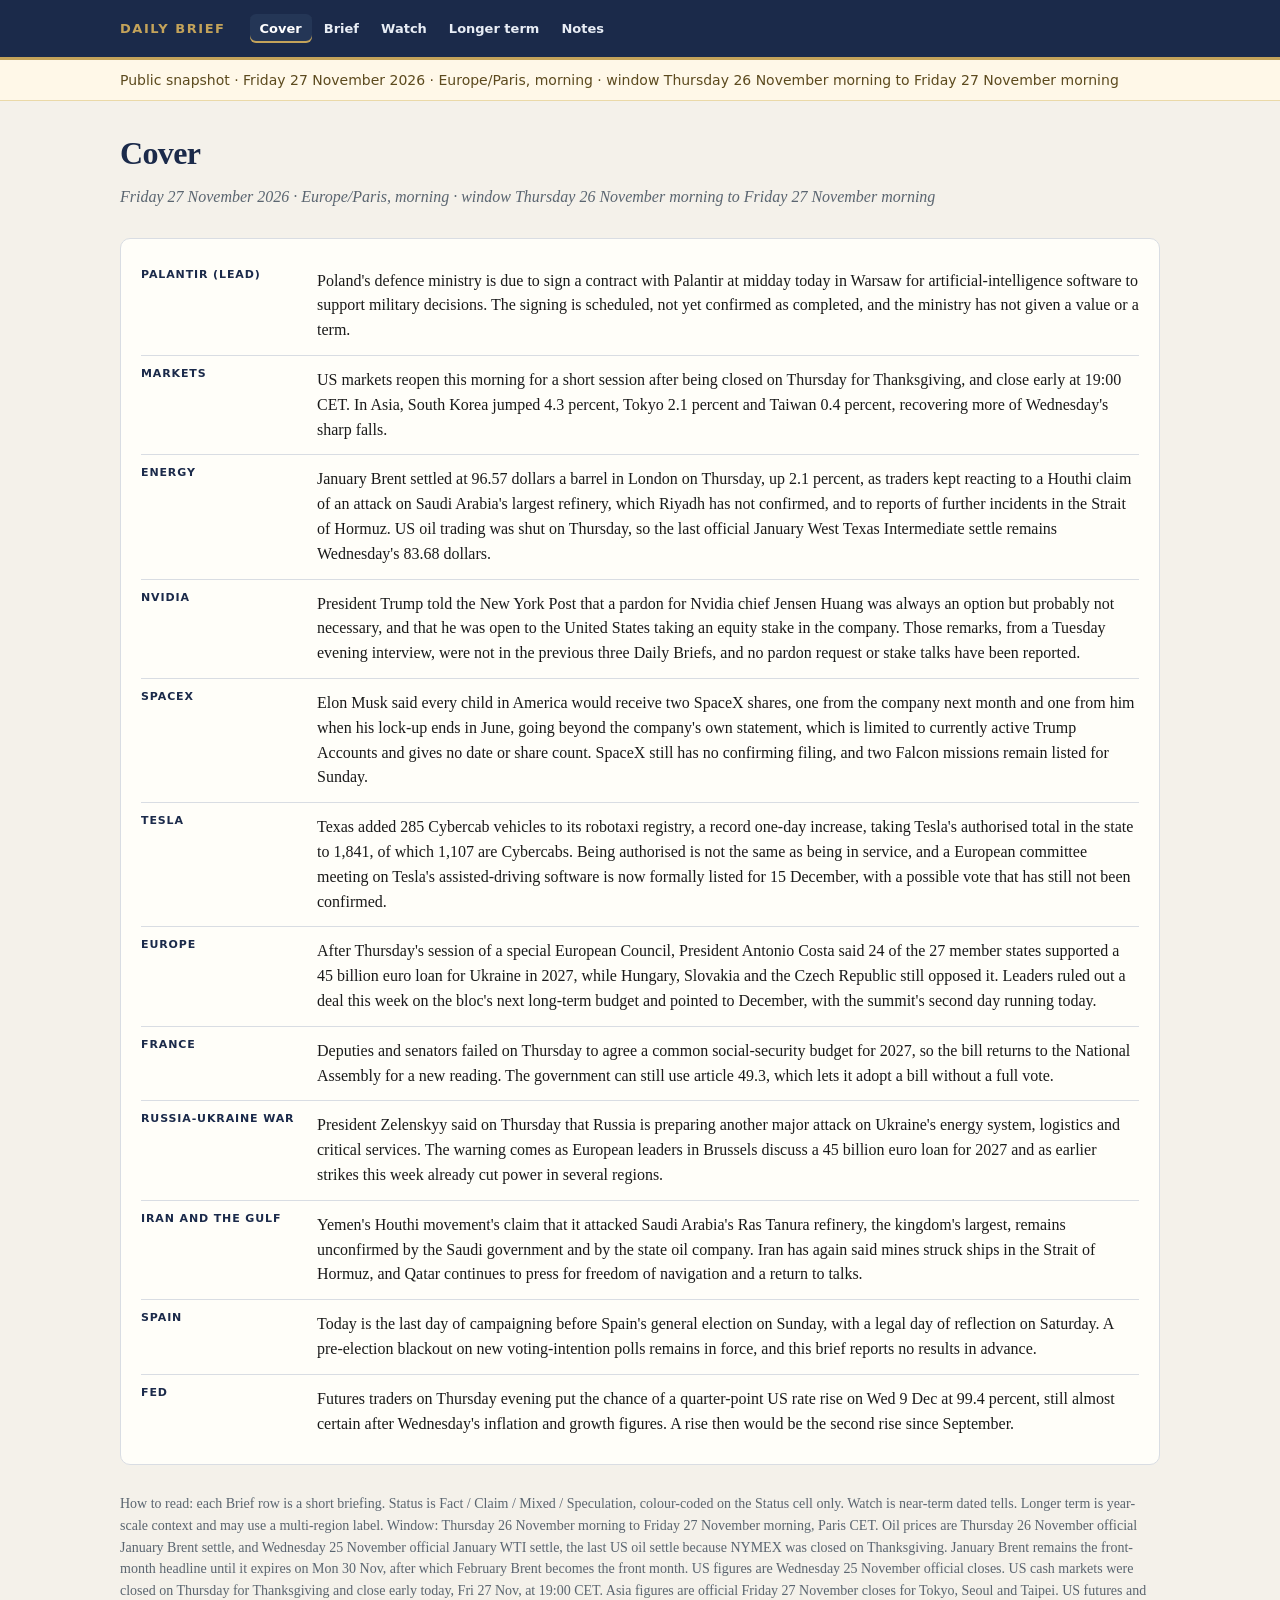
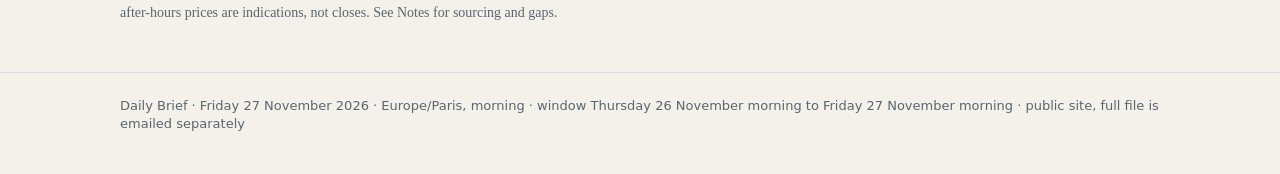
<file: index.html>
<!doctype html>
<html lang="en">
<head>
  <meta charset="utf-8">
  <meta name="viewport" content="width=device-width, initial-scale=1">
  <title>Cover · Daily Brief · Friday 27 November 2026  ·  Europe/Paris, morning  ·  window Thursday 26 November morning to Friday 27 November morning</title>
  <link rel="stylesheet" href="styles.css">
</head>
<body>
  <header class="site">
    <div class="wrap">
      <a class="brand" href="index.html">Daily Brief</a>
      <nav><a href="index.html" aria-current="page">Cover</a><a href="brief.html">Brief</a><a href="watch.html">Watch</a><a href="longer-term.html">Longer term</a><a href="notes.html">Notes</a></nav>
    </div>
  </header>
  <div class="banner"><div class="wrap">Public snapshot · Friday 27 November 2026  ·  Europe/Paris, morning  ·  window Thursday 26 November morning to Friday 27 November morning</div></div>
  <main class="wrap">
    <h1>Cover</h1>
    <p class="lede">Friday 27 November 2026  ·  Europe/Paris, morning  ·  window Thursday 26 November morning to Friday 27 November morning</p>
    <section class="card"><div class="signal"><div class="kicker">Palantir (lead)</div><div>Poland&#x27;s defence ministry is due to sign a contract with Palantir at midday today in Warsaw for artificial-intelligence software to support military decisions. The signing is scheduled, not yet confirmed as completed, and the ministry has not given a value or a term.</div></div><div class="signal"><div class="kicker">Markets</div><div>US markets reopen this morning for a short session after being closed on Thursday for Thanksgiving, and close early at 19:00 CET. In Asia, South Korea jumped 4.3 percent, Tokyo 2.1 percent and Taiwan 0.4 percent, recovering more of Wednesday&#x27;s sharp falls.</div></div><div class="signal"><div class="kicker">Energy</div><div>January Brent settled at 96.57 dollars a barrel in London on Thursday, up 2.1 percent, as traders kept reacting to a Houthi claim of an attack on Saudi Arabia&#x27;s largest refinery, which Riyadh has not confirmed, and to reports of further incidents in the Strait of Hormuz. US oil trading was shut on Thursday, so the last official January West Texas Intermediate settle remains Wednesday&#x27;s 83.68 dollars.</div></div><div class="signal"><div class="kicker">Nvidia</div><div>President Trump told the New York Post that a pardon for Nvidia chief Jensen Huang was always an option but probably not necessary, and that he was open to the United States taking an equity stake in the company. Those remarks, from a Tuesday evening interview, were not in the previous three Daily Briefs, and no pardon request or stake talks have been reported.</div></div><div class="signal"><div class="kicker">SpaceX</div><div>Elon Musk said every child in America would receive two SpaceX shares, one from the company next month and one from him when his lock-up ends in June, going beyond the company&#x27;s own statement, which is limited to currently active Trump Accounts and gives no date or share count. SpaceX still has no confirming filing, and two Falcon missions remain listed for Sunday.</div></div><div class="signal"><div class="kicker">Tesla</div><div>Texas added 285 Cybercab vehicles to its robotaxi registry, a record one-day increase, taking Tesla&#x27;s authorised total in the state to 1,841, of which 1,107 are Cybercabs. Being authorised is not the same as being in service, and a European committee meeting on Tesla&#x27;s assisted-driving software is now formally listed for 15 December, with a possible vote that has still not been confirmed.</div></div><div class="signal"><div class="kicker">Europe</div><div>After Thursday&#x27;s session of a special European Council, President Antonio Costa said 24 of the 27 member states supported a 45 billion euro loan for Ukraine in 2027, while Hungary, Slovakia and the Czech Republic still opposed it. Leaders ruled out a deal this week on the bloc&#x27;s next long-term budget and pointed to December, with the summit&#x27;s second day running today.</div></div><div class="signal"><div class="kicker">France</div><div>Deputies and senators failed on Thursday to agree a common social-security budget for 2027, so the bill returns to the National Assembly for a new reading. The government can still use article 49.3, which lets it adopt a bill without a full vote.</div></div><div class="signal"><div class="kicker">Russia-Ukraine war</div><div>President Zelenskyy said on Thursday that Russia is preparing another major attack on Ukraine&#x27;s energy system, logistics and critical services. The warning comes as European leaders in Brussels discuss a 45 billion euro loan for 2027 and as earlier strikes this week already cut power in several regions.</div></div><div class="signal"><div class="kicker">Iran and the Gulf</div><div>Yemen&#x27;s Houthi movement&#x27;s claim that it attacked Saudi Arabia&#x27;s Ras Tanura refinery, the kingdom&#x27;s largest, remains unconfirmed by the Saudi government and by the state oil company. Iran has again said mines struck ships in the Strait of Hormuz, and Qatar continues to press for freedom of navigation and a return to talks.</div></div><div class="signal"><div class="kicker">Spain</div><div>Today is the last day of campaigning before Spain&#x27;s general election on Sunday, with a legal day of reflection on Saturday. A pre-election blackout on new voting-intention polls remains in force, and this brief reports no results in advance.</div></div><div class="signal"><div class="kicker">Fed</div><div>Futures traders on Thursday evening put the chance of a quarter-point US rate rise on Wed 9 Dec at 99.4 percent, still almost certain after Wednesday&#x27;s inflation and growth figures. A rise then would be the second rise since September.</div></div></section><p class="how">How to read: each Brief row is a short briefing. Status is Fact / Claim / Mixed / Speculation, colour-coded on the Status cell only. Watch is near-term dated tells. Longer term is year-scale context and may use a multi-region label. Window: Thursday 26 November morning to Friday 27 November morning, Paris CET. Oil prices are Thursday 26 November official January Brent settle, and Wednesday 25 November official January WTI settle, the last US oil settle because NYMEX was closed on Thanksgiving. January Brent remains the front-month headline until it expires on Mon 30 Nov, after which February Brent becomes the front month. US figures are Wednesday 25 November official closes. US cash markets were closed on Thursday for Thanksgiving and close early today, Fri 27 Nov, at 19:00 CET. Asia figures are official Friday 27 November closes for Tokyo, Seoul and Taipei. US futures and after-hours prices are indications, not closes. See Notes for sourcing and gaps.</p>
  </main>
  <footer class="site"><div class="wrap">Daily Brief · Friday 27 November 2026  ·  Europe/Paris, morning  ·  window Thursday 26 November morning to Friday 27 November morning · public site, full file is emailed separately</div></footer>
</body>
</html>
</file>
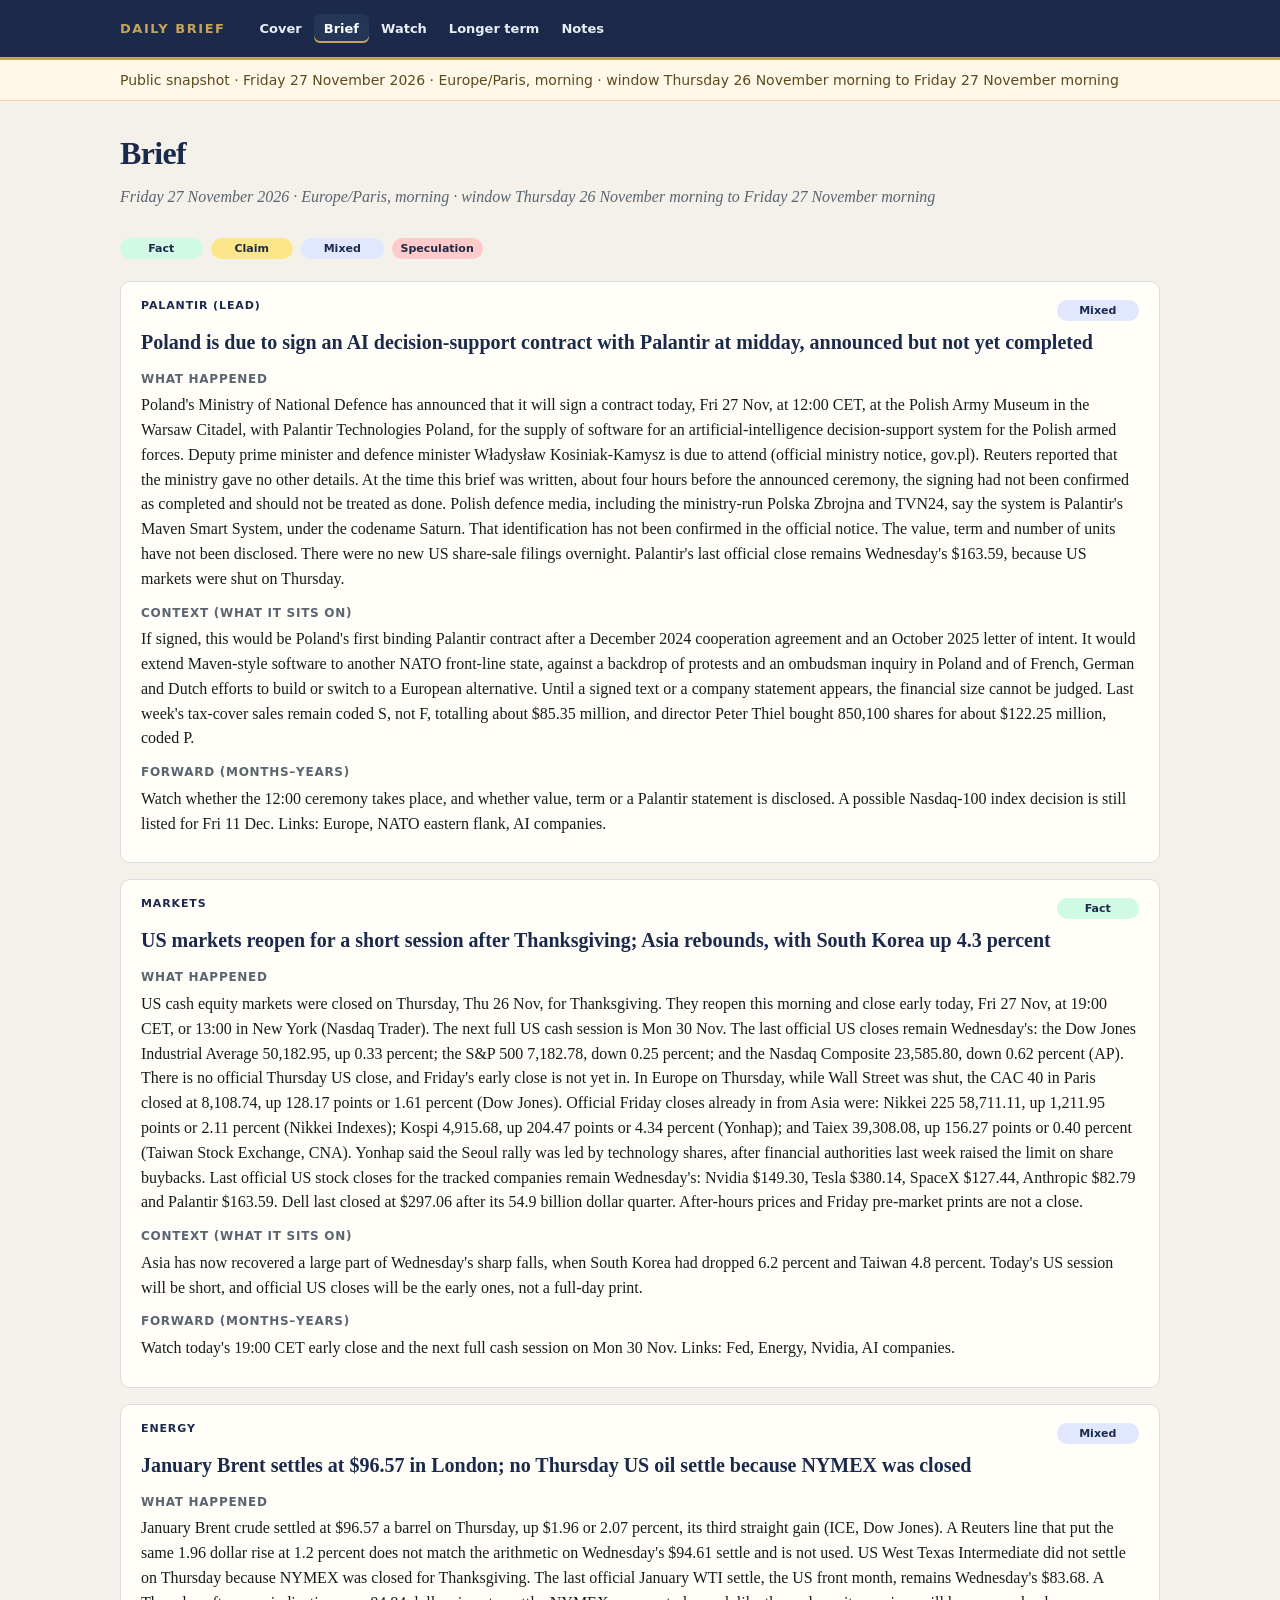
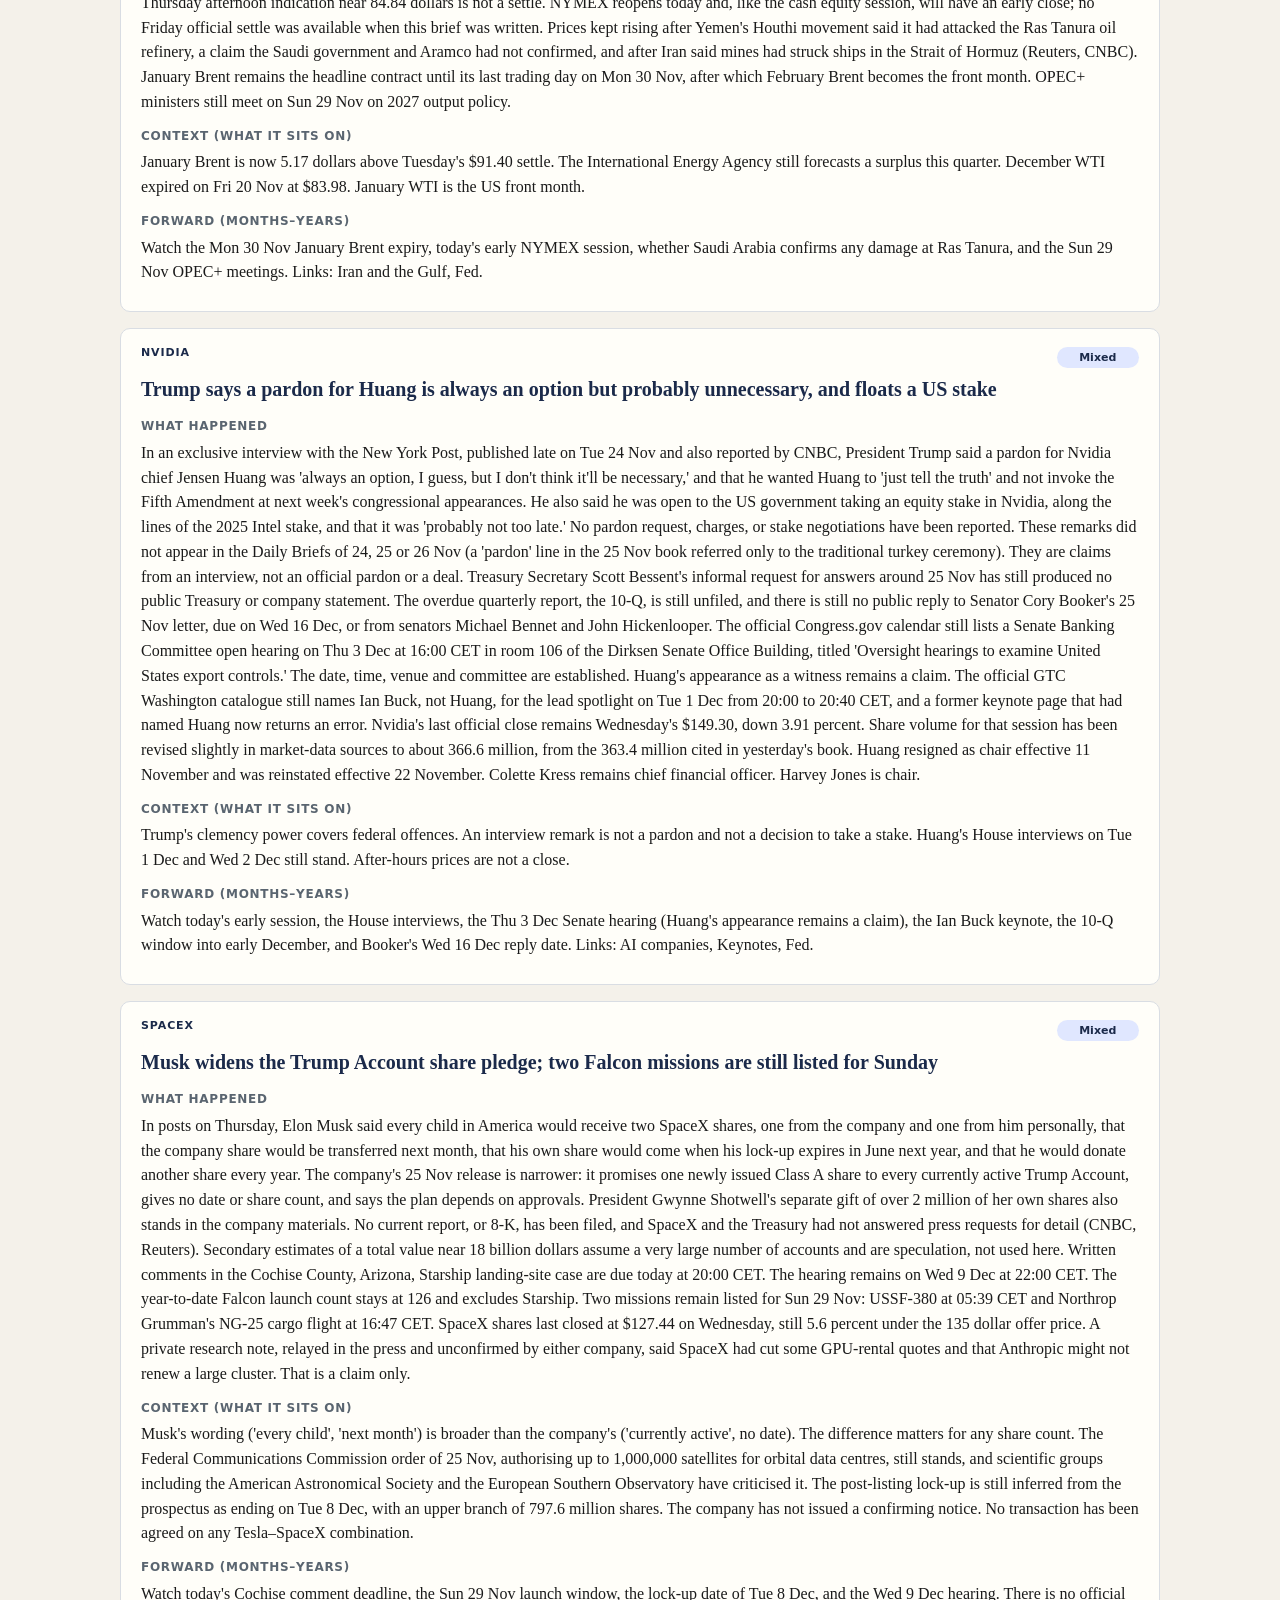
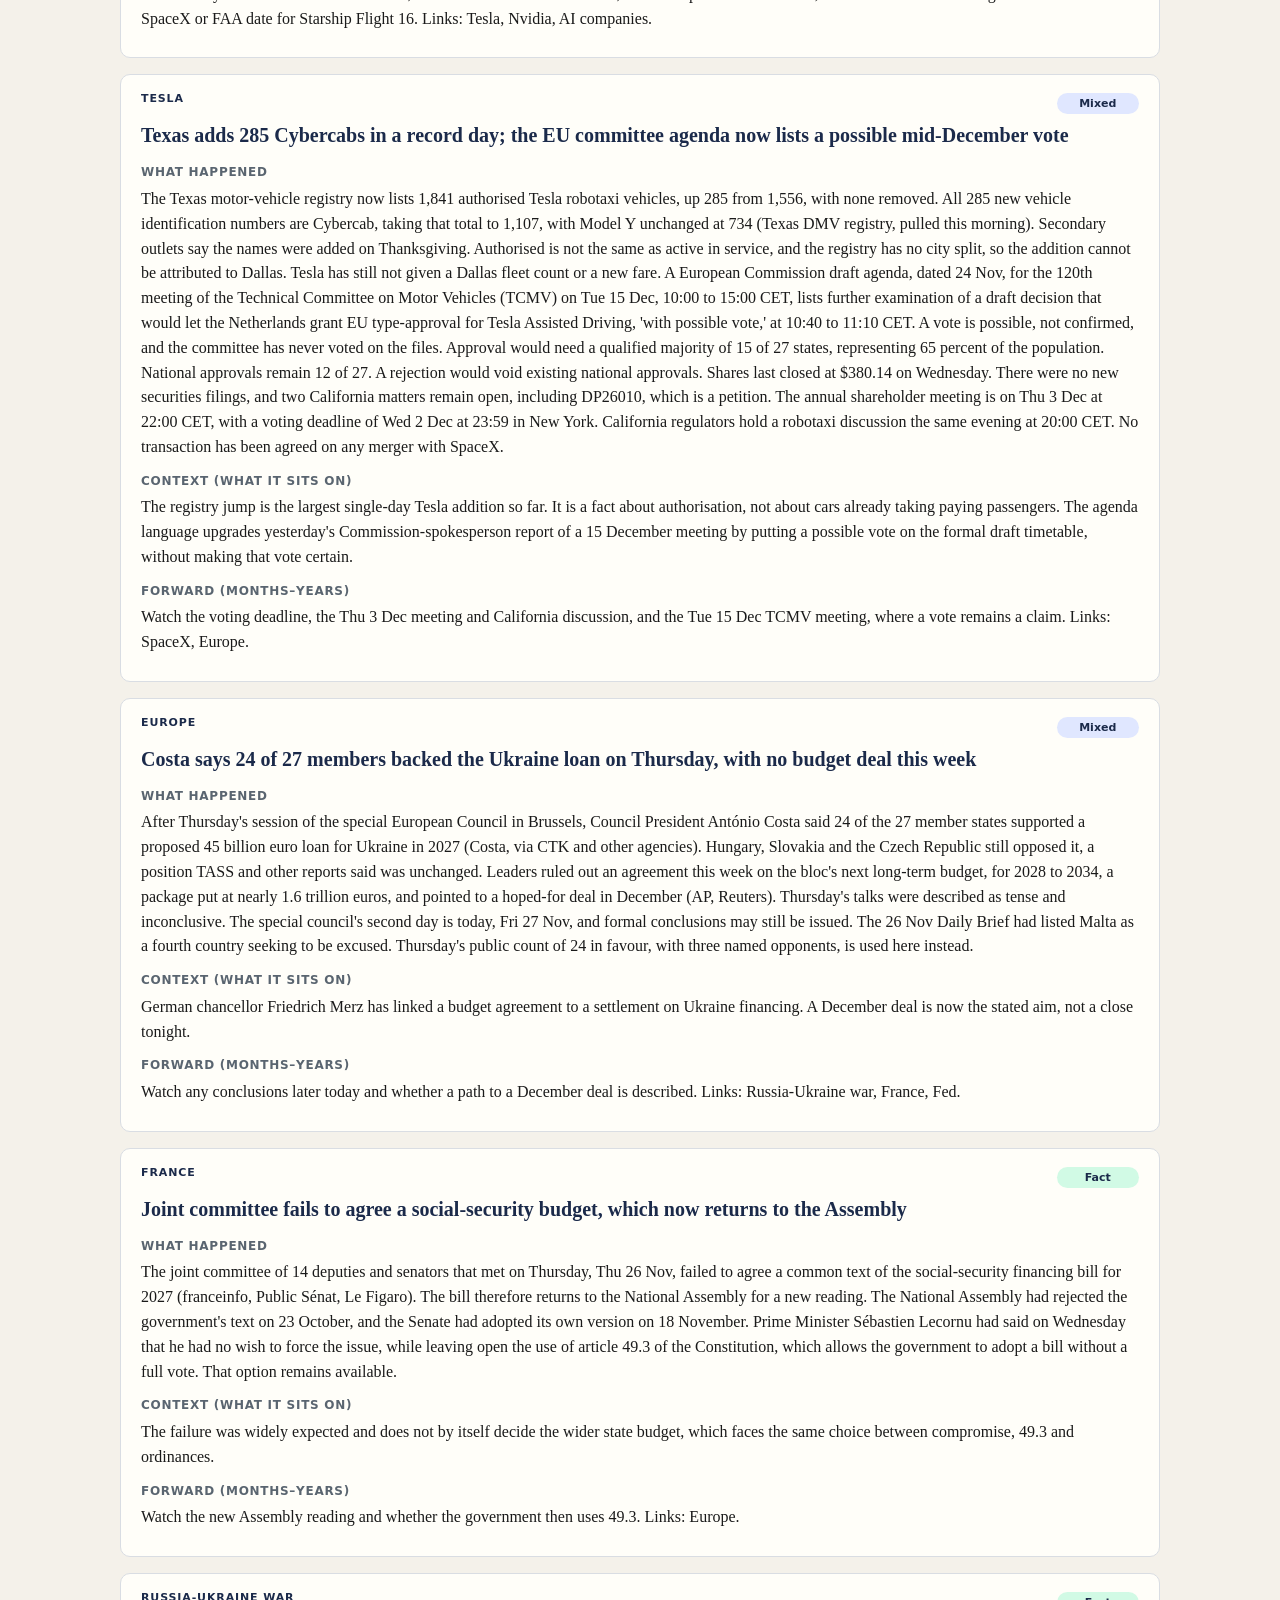
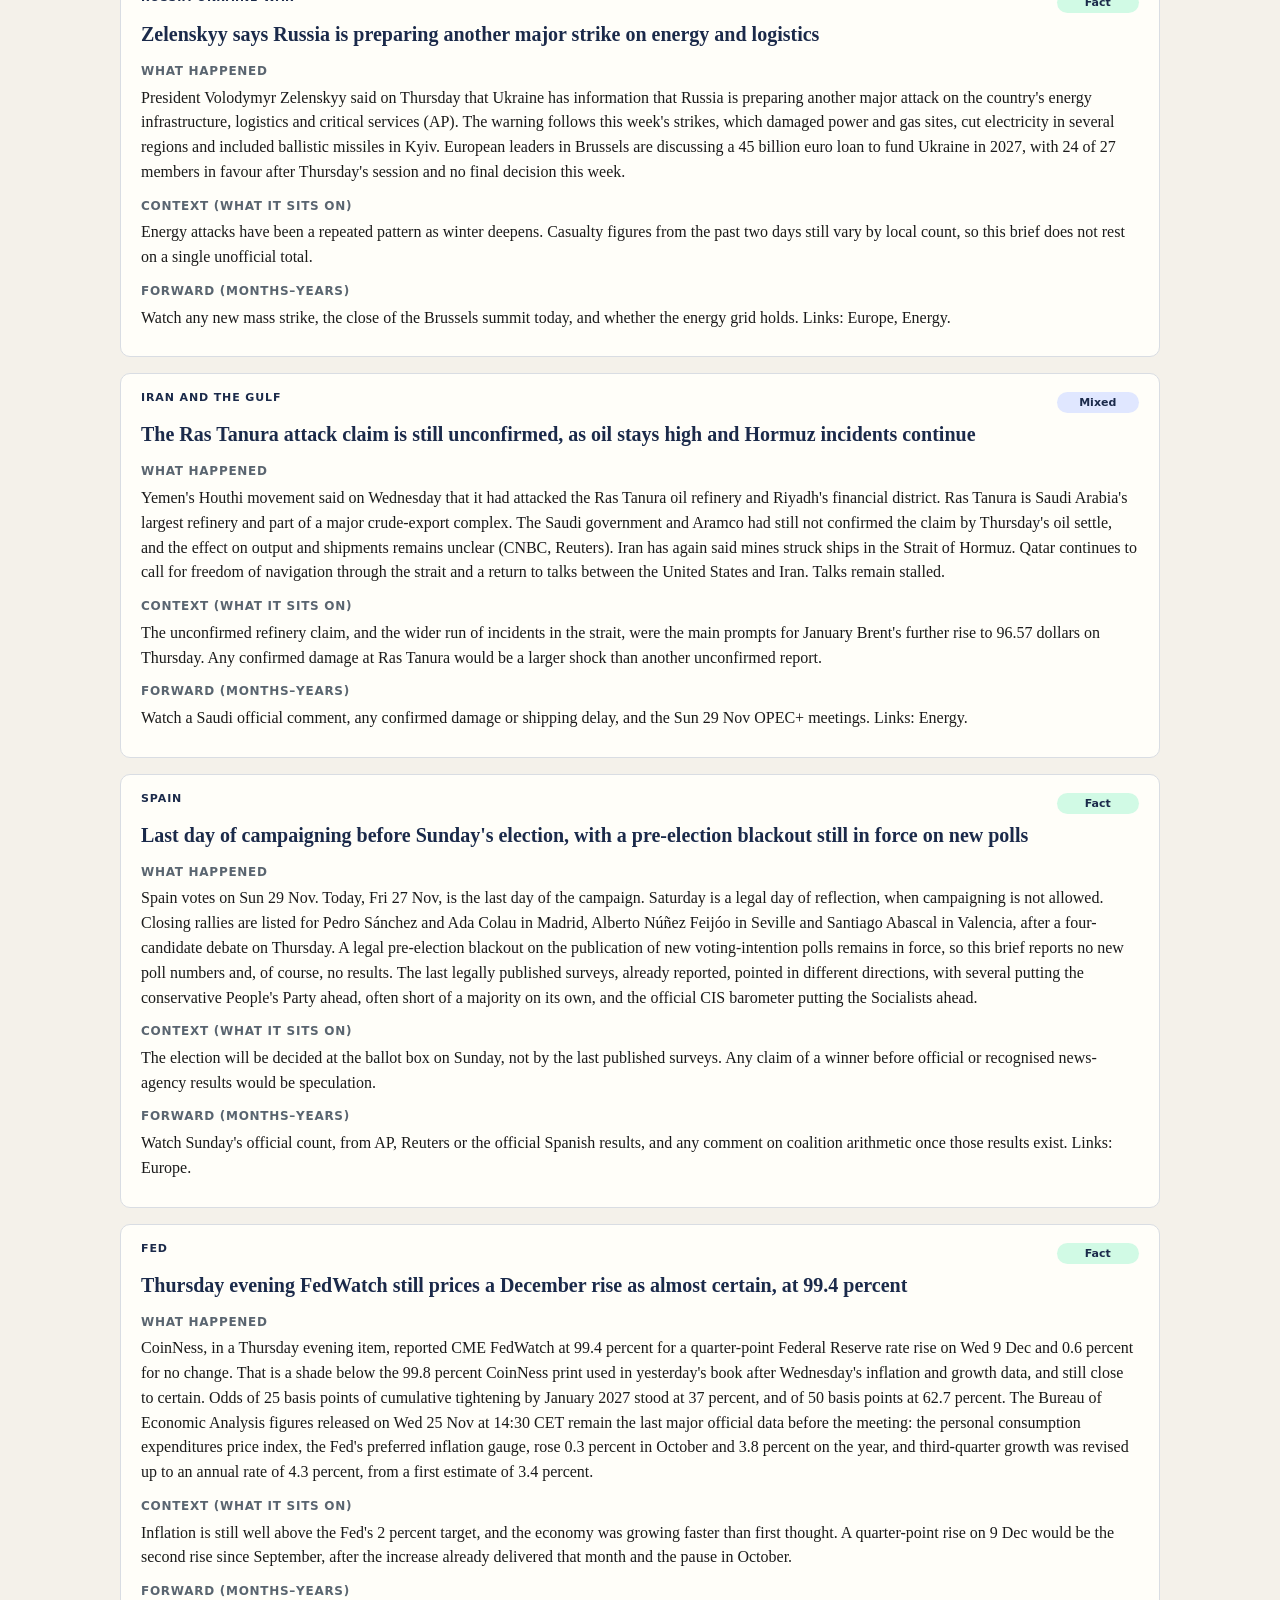
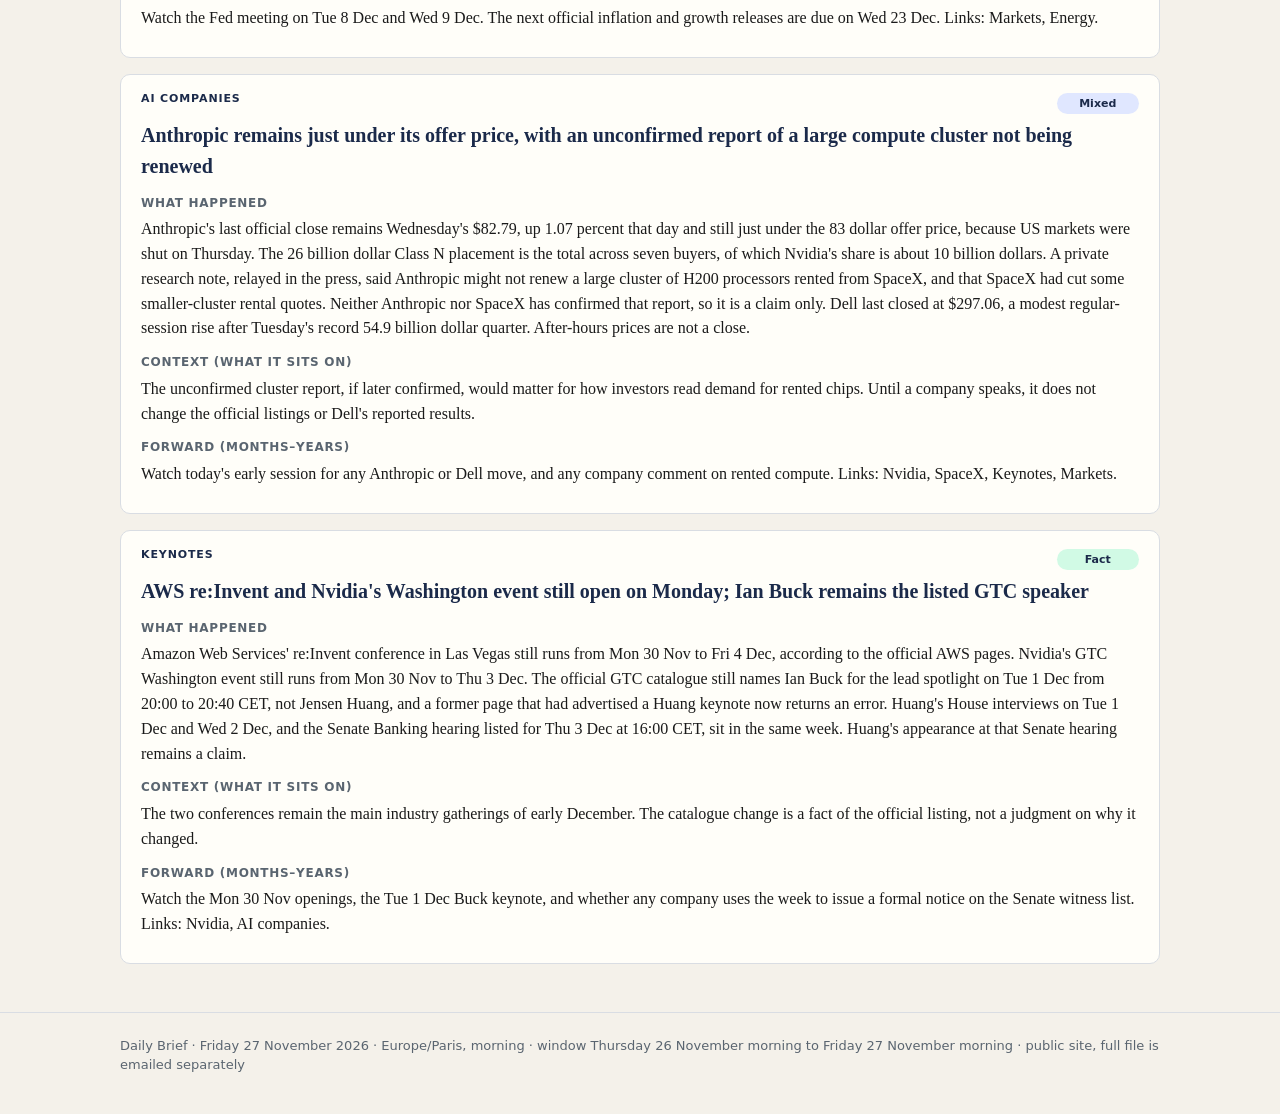
<file: brief.html>
<!doctype html>
<html lang="en">
<head>
  <meta charset="utf-8">
  <meta name="viewport" content="width=device-width, initial-scale=1">
  <title>Brief · Daily Brief · Friday 27 November 2026  ·  Europe/Paris, morning  ·  window Thursday 26 November morning to Friday 27 November morning</title>
  <link rel="stylesheet" href="styles.css">
</head>
<body>
  <header class="site">
    <div class="wrap">
      <a class="brand" href="index.html">Daily Brief</a>
      <nav><a href="index.html">Cover</a><a href="brief.html" aria-current="page">Brief</a><a href="watch.html">Watch</a><a href="longer-term.html">Longer term</a><a href="notes.html">Notes</a></nav>
    </div>
  </header>
  <div class="banner"><div class="wrap">Public snapshot · Friday 27 November 2026  ·  Europe/Paris, morning  ·  window Thursday 26 November morning to Friday 27 November morning</div></div>
  <main class="wrap">
    <h1>Brief</h1>
    <p class="lede">Friday 27 November 2026  ·  Europe/Paris, morning  ·  window Thursday 26 November morning to Friday 27 November morning</p>
    <div class="legend">
  <span class="status fact">Fact</span>
  <span class="status claim">Claim</span>
  <span class="status mixed">Mixed</span>
  <span class="status speculation">Speculation</span>
</div>
<article class="story">
  <div class="story-head">
    <div class="kicker">Palantir (lead)</div>
    <span class="status mixed">Mixed</span>
  </div>
  <h2>Poland is due to sign an AI decision-support contract with Palantir at midday, announced but not yet completed</h2>
  <h3>What happened</h3>
  <p>Poland&#x27;s Ministry of National Defence has announced that it will sign a contract today, Fri 27 Nov, at 12:00 CET, at the Polish Army Museum in the Warsaw Citadel, with Palantir Technologies Poland, for the supply of software for an artificial-intelligence decision-support system for the Polish armed forces. Deputy prime minister and defence minister Władysław Kosiniak-Kamysz is due to attend (official ministry notice, gov.pl). Reuters reported that the ministry gave no other details. At the time this brief was written, about four hours before the announced ceremony, the signing had not been confirmed as completed and should not be treated as done. Polish defence media, including the ministry-run Polska Zbrojna and TVN24, say the system is Palantir&#x27;s Maven Smart System, under the codename Saturn. That identification has not been confirmed in the official notice. The value, term and number of units have not been disclosed. There were no new US share-sale filings overnight. Palantir&#x27;s last official close remains Wednesday&#x27;s $163.59, because US markets were shut on Thursday.</p>
  <h3>Context (what it sits on)</h3>
  <p>If signed, this would be Poland&#x27;s first binding Palantir contract after a December 2024 cooperation agreement and an October 2025 letter of intent. It would extend Maven-style software to another NATO front-line state, against a backdrop of protests and an ombudsman inquiry in Poland and of French, German and Dutch efforts to build or switch to a European alternative. Until a signed text or a company statement appears, the financial size cannot be judged. Last week&#x27;s tax-cover sales remain coded S, not F, totalling about $85.35 million, and director Peter Thiel bought 850,100 shares for about $122.25 million, coded P.</p>
  <h3>Forward (months–years)</h3>
  <p>Watch whether the 12:00 ceremony takes place, and whether value, term or a Palantir statement is disclosed. A possible Nasdaq-100 index decision is still listed for Fri 11 Dec. Links: Europe, NATO eastern flank, AI companies.</p>
</article>
<article class="story">
  <div class="story-head">
    <div class="kicker">Markets</div>
    <span class="status fact">Fact</span>
  </div>
  <h2>US markets reopen for a short session after Thanksgiving; Asia rebounds, with South Korea up 4.3 percent</h2>
  <h3>What happened</h3>
  <p>US cash equity markets were closed on Thursday, Thu 26 Nov, for Thanksgiving. They reopen this morning and close early today, Fri 27 Nov, at 19:00 CET, or 13:00 in New York (Nasdaq Trader). The next full US cash session is Mon 30 Nov. The last official US closes remain Wednesday&#x27;s: the Dow Jones Industrial Average 50,182.95, up 0.33 percent; the S&amp;P 500 7,182.78, down 0.25 percent; and the Nasdaq Composite 23,585.80, down 0.62 percent (AP). There is no official Thursday US close, and Friday&#x27;s early close is not yet in. In Europe on Thursday, while Wall Street was shut, the CAC 40 in Paris closed at 8,108.74, up 128.17 points or 1.61 percent (Dow Jones). Official Friday closes already in from Asia were: Nikkei 225 58,711.11, up 1,211.95 points or 2.11 percent (Nikkei Indexes); Kospi 4,915.68, up 204.47 points or 4.34 percent (Yonhap); and Taiex 39,308.08, up 156.27 points or 0.40 percent (Taiwan Stock Exchange, CNA). Yonhap said the Seoul rally was led by technology shares, after financial authorities last week raised the limit on share buybacks. Last official US stock closes for the tracked companies remain Wednesday&#x27;s: Nvidia $149.30, Tesla $380.14, SpaceX $127.44, Anthropic $82.79 and Palantir $163.59. Dell last closed at $297.06 after its 54.9 billion dollar quarter. After-hours prices and Friday pre-market prints are not a close.</p>
  <h3>Context (what it sits on)</h3>
  <p>Asia has now recovered a large part of Wednesday&#x27;s sharp falls, when South Korea had dropped 6.2 percent and Taiwan 4.8 percent. Today&#x27;s US session will be short, and official US closes will be the early ones, not a full-day print.</p>
  <h3>Forward (months–years)</h3>
  <p>Watch today&#x27;s 19:00 CET early close and the next full cash session on Mon 30 Nov. Links: Fed, Energy, Nvidia, AI companies.</p>
</article>
<article class="story">
  <div class="story-head">
    <div class="kicker">Energy</div>
    <span class="status mixed">Mixed</span>
  </div>
  <h2>January Brent settles at $96.57 in London; no Thursday US oil settle because NYMEX was closed</h2>
  <h3>What happened</h3>
  <p>January Brent crude settled at $96.57 a barrel on Thursday, up $1.96 or 2.07 percent, its third straight gain (ICE, Dow Jones). A Reuters line that put the same 1.96 dollar rise at 1.2 percent does not match the arithmetic on Wednesday&#x27;s $94.61 settle and is not used. US West Texas Intermediate did not settle on Thursday because NYMEX was closed for Thanksgiving. The last official January WTI settle, the US front month, remains Wednesday&#x27;s $83.68. A Thursday afternoon indication near 84.84 dollars is not a settle. NYMEX reopens today and, like the cash equity session, will have an early close; no Friday official settle was available when this brief was written. Prices kept rising after Yemen&#x27;s Houthi movement said it had attacked the Ras Tanura oil refinery, a claim the Saudi government and Aramco had not confirmed, and after Iran said mines had struck ships in the Strait of Hormuz (Reuters, CNBC). January Brent remains the headline contract until its last trading day on Mon 30 Nov, after which February Brent becomes the front month. OPEC+ ministers still meet on Sun 29 Nov on 2027 output policy.</p>
  <h3>Context (what it sits on)</h3>
  <p>January Brent is now 5.17 dollars above Tuesday&#x27;s $91.40 settle. The International Energy Agency still forecasts a surplus this quarter. December WTI expired on Fri 20 Nov at $83.98. January WTI is the US front month.</p>
  <h3>Forward (months–years)</h3>
  <p>Watch the Mon 30 Nov January Brent expiry, today&#x27;s early NYMEX session, whether Saudi Arabia confirms any damage at Ras Tanura, and the Sun 29 Nov OPEC+ meetings. Links: Iran and the Gulf, Fed.</p>
</article>
<article class="story">
  <div class="story-head">
    <div class="kicker">Nvidia</div>
    <span class="status mixed">Mixed</span>
  </div>
  <h2>Trump says a pardon for Huang is always an option but probably unnecessary, and floats a US stake</h2>
  <h3>What happened</h3>
  <p>In an exclusive interview with the New York Post, published late on Tue 24 Nov and also reported by CNBC, President Trump said a pardon for Nvidia chief Jensen Huang was &#x27;always an option, I guess, but I don&#x27;t think it&#x27;ll be necessary,&#x27; and that he wanted Huang to &#x27;just tell the truth&#x27; and not invoke the Fifth Amendment at next week&#x27;s congressional appearances. He also said he was open to the US government taking an equity stake in Nvidia, along the lines of the 2025 Intel stake, and that it was &#x27;probably not too late.&#x27; No pardon request, charges, or stake negotiations have been reported. These remarks did not appear in the Daily Briefs of 24, 25 or 26 Nov (a &#x27;pardon&#x27; line in the 25 Nov book referred only to the traditional turkey ceremony). They are claims from an interview, not an official pardon or a deal. Treasury Secretary Scott Bessent&#x27;s informal request for answers around 25 Nov has still produced no public Treasury or company statement. The overdue quarterly report, the 10-Q, is still unfiled, and there is still no public reply to Senator Cory Booker&#x27;s 25 Nov letter, due on Wed 16 Dec, or from senators Michael Bennet and John Hickenlooper. The official Congress.gov calendar still lists a Senate Banking Committee open hearing on Thu 3 Dec at 16:00 CET in room 106 of the Dirksen Senate Office Building, titled &#x27;Oversight hearings to examine United States export controls.&#x27; The date, time, venue and committee are established. Huang&#x27;s appearance as a witness remains a claim. The official GTC Washington catalogue still names Ian Buck, not Huang, for the lead spotlight on Tue 1 Dec from 20:00 to 20:40 CET, and a former keynote page that had named Huang now returns an error. Nvidia&#x27;s last official close remains Wednesday&#x27;s $149.30, down 3.91 percent. Share volume for that session has been revised slightly in market-data sources to about 366.6 million, from the 363.4 million cited in yesterday&#x27;s book. Huang resigned as chair effective 11 November and was reinstated effective 22 November. Colette Kress remains chief financial officer. Harvey Jones is chair.</p>
  <h3>Context (what it sits on)</h3>
  <p>Trump&#x27;s clemency power covers federal offences. An interview remark is not a pardon and not a decision to take a stake. Huang&#x27;s House interviews on Tue 1 Dec and Wed 2 Dec still stand. After-hours prices are not a close.</p>
  <h3>Forward (months–years)</h3>
  <p>Watch today&#x27;s early session, the House interviews, the Thu 3 Dec Senate hearing (Huang&#x27;s appearance remains a claim), the Ian Buck keynote, the 10-Q window into early December, and Booker&#x27;s Wed 16 Dec reply date. Links: AI companies, Keynotes, Fed.</p>
</article>
<article class="story">
  <div class="story-head">
    <div class="kicker">SpaceX</div>
    <span class="status mixed">Mixed</span>
  </div>
  <h2>Musk widens the Trump Account share pledge; two Falcon missions are still listed for Sunday</h2>
  <h3>What happened</h3>
  <p>In posts on Thursday, Elon Musk said every child in America would receive two SpaceX shares, one from the company and one from him personally, that the company share would be transferred next month, that his own share would come when his lock-up expires in June next year, and that he would donate another share every year. The company&#x27;s 25 Nov release is narrower: it promises one newly issued Class A share to every currently active Trump Account, gives no date or share count, and says the plan depends on approvals. President Gwynne Shotwell&#x27;s separate gift of over 2 million of her own shares also stands in the company materials. No current report, or 8-K, has been filed, and SpaceX and the Treasury had not answered press requests for detail (CNBC, Reuters). Secondary estimates of a total value near 18 billion dollars assume a very large number of accounts and are speculation, not used here. Written comments in the Cochise County, Arizona, Starship landing-site case are due today at 20:00 CET. The hearing remains on Wed 9 Dec at 22:00 CET. The year-to-date Falcon launch count stays at 126 and excludes Starship. Two missions remain listed for Sun 29 Nov: USSF-380 at 05:39 CET and Northrop Grumman&#x27;s NG-25 cargo flight at 16:47 CET. SpaceX shares last closed at $127.44 on Wednesday, still 5.6 percent under the 135 dollar offer price. A private research note, relayed in the press and unconfirmed by either company, said SpaceX had cut some GPU-rental quotes and that Anthropic might not renew a large cluster. That is a claim only.</p>
  <h3>Context (what it sits on)</h3>
  <p>Musk&#x27;s wording (&#x27;every child&#x27;, &#x27;next month&#x27;) is broader than the company&#x27;s (&#x27;currently active&#x27;, no date). The difference matters for any share count. The Federal Communications Commission order of 25 Nov, authorising up to 1,000,000 satellites for orbital data centres, still stands, and scientific groups including the American Astronomical Society and the European Southern Observatory have criticised it. The post-listing lock-up is still inferred from the prospectus as ending on Tue 8 Dec, with an upper branch of 797.6 million shares. The company has not issued a confirming notice. No transaction has been agreed on any Tesla–SpaceX combination.</p>
  <h3>Forward (months–years)</h3>
  <p>Watch today&#x27;s Cochise comment deadline, the Sun 29 Nov launch window, the lock-up date of Tue 8 Dec, and the Wed 9 Dec hearing. There is no official SpaceX or FAA date for Starship Flight 16. Links: Tesla, Nvidia, AI companies.</p>
</article>
<article class="story">
  <div class="story-head">
    <div class="kicker">Tesla</div>
    <span class="status mixed">Mixed</span>
  </div>
  <h2>Texas adds 285 Cybercabs in a record day; the EU committee agenda now lists a possible mid-December vote</h2>
  <h3>What happened</h3>
  <p>The Texas motor-vehicle registry now lists 1,841 authorised Tesla robotaxi vehicles, up 285 from 1,556, with none removed. All 285 new vehicle identification numbers are Cybercab, taking that total to 1,107, with Model Y unchanged at 734 (Texas DMV registry, pulled this morning). Secondary outlets say the names were added on Thanksgiving. Authorised is not the same as active in service, and the registry has no city split, so the addition cannot be attributed to Dallas. Tesla has still not given a Dallas fleet count or a new fare. A European Commission draft agenda, dated 24 Nov, for the 120th meeting of the Technical Committee on Motor Vehicles (TCMV) on Tue 15 Dec, 10:00 to 15:00 CET, lists further examination of a draft decision that would let the Netherlands grant EU type-approval for Tesla Assisted Driving, &#x27;with possible vote,&#x27; at 10:40 to 11:10 CET. A vote is possible, not confirmed, and the committee has never voted on the files. Approval would need a qualified majority of 15 of 27 states, representing 65 percent of the population. National approvals remain 12 of 27. A rejection would void existing national approvals. Shares last closed at $380.14 on Wednesday. There were no new securities filings, and two California matters remain open, including DP26010, which is a petition. The annual shareholder meeting is on Thu 3 Dec at 22:00 CET, with a voting deadline of Wed 2 Dec at 23:59 in New York. California regulators hold a robotaxi discussion the same evening at 20:00 CET. No transaction has been agreed on any merger with SpaceX.</p>
  <h3>Context (what it sits on)</h3>
  <p>The registry jump is the largest single-day Tesla addition so far. It is a fact about authorisation, not about cars already taking paying passengers. The agenda language upgrades yesterday&#x27;s Commission-spokesperson report of a 15 December meeting by putting a possible vote on the formal draft timetable, without making that vote certain.</p>
  <h3>Forward (months–years)</h3>
  <p>Watch the voting deadline, the Thu 3 Dec meeting and California discussion, and the Tue 15 Dec TCMV meeting, where a vote remains a claim. Links: SpaceX, Europe.</p>
</article>
<article class="story">
  <div class="story-head">
    <div class="kicker">Europe</div>
    <span class="status mixed">Mixed</span>
  </div>
  <h2>Costa says 24 of 27 members backed the Ukraine loan on Thursday, with no budget deal this week</h2>
  <h3>What happened</h3>
  <p>After Thursday&#x27;s session of the special European Council in Brussels, Council President António Costa said 24 of the 27 member states supported a proposed 45 billion euro loan for Ukraine in 2027 (Costa, via CTK and other agencies). Hungary, Slovakia and the Czech Republic still opposed it, a position TASS and other reports said was unchanged. Leaders ruled out an agreement this week on the bloc&#x27;s next long-term budget, for 2028 to 2034, a package put at nearly 1.6 trillion euros, and pointed to a hoped-for deal in December (AP, Reuters). Thursday&#x27;s talks were described as tense and inconclusive. The special council&#x27;s second day is today, Fri 27 Nov, and formal conclusions may still be issued. The 26 Nov Daily Brief had listed Malta as a fourth country seeking to be excused. Thursday&#x27;s public count of 24 in favour, with three named opponents, is used here instead.</p>
  <h3>Context (what it sits on)</h3>
  <p>German chancellor Friedrich Merz has linked a budget agreement to a settlement on Ukraine financing. A December deal is now the stated aim, not a close tonight.</p>
  <h3>Forward (months–years)</h3>
  <p>Watch any conclusions later today and whether a path to a December deal is described. Links: Russia-Ukraine war, France, Fed.</p>
</article>
<article class="story">
  <div class="story-head">
    <div class="kicker">France</div>
    <span class="status fact">Fact</span>
  </div>
  <h2>Joint committee fails to agree a social-security budget, which now returns to the Assembly</h2>
  <h3>What happened</h3>
  <p>The joint committee of 14 deputies and senators that met on Thursday, Thu 26 Nov, failed to agree a common text of the social-security financing bill for 2027 (franceinfo, Public Sénat, Le Figaro). The bill therefore returns to the National Assembly for a new reading. The National Assembly had rejected the government&#x27;s text on 23 October, and the Senate had adopted its own version on 18 November. Prime Minister Sébastien Lecornu had said on Wednesday that he had no wish to force the issue, while leaving open the use of article 49.3 of the Constitution, which allows the government to adopt a bill without a full vote. That option remains available.</p>
  <h3>Context (what it sits on)</h3>
  <p>The failure was widely expected and does not by itself decide the wider state budget, which faces the same choice between compromise, 49.3 and ordinances.</p>
  <h3>Forward (months–years)</h3>
  <p>Watch the new Assembly reading and whether the government then uses 49.3. Links: Europe.</p>
</article>
<article class="story">
  <div class="story-head">
    <div class="kicker">Russia-Ukraine war</div>
    <span class="status fact">Fact</span>
  </div>
  <h2>Zelenskyy says Russia is preparing another major strike on energy and logistics</h2>
  <h3>What happened</h3>
  <p>President Volodymyr Zelenskyy said on Thursday that Ukraine has information that Russia is preparing another major attack on the country&#x27;s energy infrastructure, logistics and critical services (AP). The warning follows this week&#x27;s strikes, which damaged power and gas sites, cut electricity in several regions and included ballistic missiles in Kyiv. European leaders in Brussels are discussing a 45 billion euro loan to fund Ukraine in 2027, with 24 of 27 members in favour after Thursday&#x27;s session and no final decision this week.</p>
  <h3>Context (what it sits on)</h3>
  <p>Energy attacks have been a repeated pattern as winter deepens. Casualty figures from the past two days still vary by local count, so this brief does not rest on a single unofficial total.</p>
  <h3>Forward (months–years)</h3>
  <p>Watch any new mass strike, the close of the Brussels summit today, and whether the energy grid holds. Links: Europe, Energy.</p>
</article>
<article class="story">
  <div class="story-head">
    <div class="kicker">Iran and the Gulf</div>
    <span class="status mixed">Mixed</span>
  </div>
  <h2>The Ras Tanura attack claim is still unconfirmed, as oil stays high and Hormuz incidents continue</h2>
  <h3>What happened</h3>
  <p>Yemen&#x27;s Houthi movement said on Wednesday that it had attacked the Ras Tanura oil refinery and Riyadh&#x27;s financial district. Ras Tanura is Saudi Arabia&#x27;s largest refinery and part of a major crude-export complex. The Saudi government and Aramco had still not confirmed the claim by Thursday&#x27;s oil settle, and the effect on output and shipments remains unclear (CNBC, Reuters). Iran has again said mines struck ships in the Strait of Hormuz. Qatar continues to call for freedom of navigation through the strait and a return to talks between the United States and Iran. Talks remain stalled.</p>
  <h3>Context (what it sits on)</h3>
  <p>The unconfirmed refinery claim, and the wider run of incidents in the strait, were the main prompts for January Brent&#x27;s further rise to 96.57 dollars on Thursday. Any confirmed damage at Ras Tanura would be a larger shock than another unconfirmed report.</p>
  <h3>Forward (months–years)</h3>
  <p>Watch a Saudi official comment, any confirmed damage or shipping delay, and the Sun 29 Nov OPEC+ meetings. Links: Energy.</p>
</article>
<article class="story">
  <div class="story-head">
    <div class="kicker">Spain</div>
    <span class="status fact">Fact</span>
  </div>
  <h2>Last day of campaigning before Sunday&#x27;s election, with a pre-election blackout still in force on new polls</h2>
  <h3>What happened</h3>
  <p>Spain votes on Sun 29 Nov. Today, Fri 27 Nov, is the last day of the campaign. Saturday is a legal day of reflection, when campaigning is not allowed. Closing rallies are listed for Pedro Sánchez and Ada Colau in Madrid, Alberto Núñez Feijóo in Seville and Santiago Abascal in Valencia, after a four-candidate debate on Thursday. A legal pre-election blackout on the publication of new voting-intention polls remains in force, so this brief reports no new poll numbers and, of course, no results. The last legally published surveys, already reported, pointed in different directions, with several putting the conservative People&#x27;s Party ahead, often short of a majority on its own, and the official CIS barometer putting the Socialists ahead.</p>
  <h3>Context (what it sits on)</h3>
  <p>The election will be decided at the ballot box on Sunday, not by the last published surveys. Any claim of a winner before official or recognised news-agency results would be speculation.</p>
  <h3>Forward (months–years)</h3>
  <p>Watch Sunday&#x27;s official count, from AP, Reuters or the official Spanish results, and any comment on coalition arithmetic once those results exist. Links: Europe.</p>
</article>
<article class="story">
  <div class="story-head">
    <div class="kicker">Fed</div>
    <span class="status fact">Fact</span>
  </div>
  <h2>Thursday evening FedWatch still prices a December rise as almost certain, at 99.4 percent</h2>
  <h3>What happened</h3>
  <p>CoinNess, in a Thursday evening item, reported CME FedWatch at 99.4 percent for a quarter-point Federal Reserve rate rise on Wed 9 Dec and 0.6 percent for no change. That is a shade below the 99.8 percent CoinNess print used in yesterday&#x27;s book after Wednesday&#x27;s inflation and growth data, and still close to certain. Odds of 25 basis points of cumulative tightening by January 2027 stood at 37 percent, and of 50 basis points at 62.7 percent. The Bureau of Economic Analysis figures released on Wed 25 Nov at 14:30 CET remain the last major official data before the meeting: the personal consumption expenditures price index, the Fed&#x27;s preferred inflation gauge, rose 0.3 percent in October and 3.8 percent on the year, and third-quarter growth was revised up to an annual rate of 4.3 percent, from a first estimate of 3.4 percent.</p>
  <h3>Context (what it sits on)</h3>
  <p>Inflation is still well above the Fed&#x27;s 2 percent target, and the economy was growing faster than first thought. A quarter-point rise on 9 Dec would be the second rise since September, after the increase already delivered that month and the pause in October.</p>
  <h3>Forward (months–years)</h3>
  <p>Watch the Fed meeting on Tue 8 Dec and Wed 9 Dec. The next official inflation and growth releases are due on Wed 23 Dec. Links: Markets, Energy.</p>
</article>
<article class="story">
  <div class="story-head">
    <div class="kicker">AI companies</div>
    <span class="status mixed">Mixed</span>
  </div>
  <h2>Anthropic remains just under its offer price, with an unconfirmed report of a large compute cluster not being renewed</h2>
  <h3>What happened</h3>
  <p>Anthropic&#x27;s last official close remains Wednesday&#x27;s $82.79, up 1.07 percent that day and still just under the 83 dollar offer price, because US markets were shut on Thursday. The 26 billion dollar Class N placement is the total across seven buyers, of which Nvidia&#x27;s share is about 10 billion dollars. A private research note, relayed in the press, said Anthropic might not renew a large cluster of H200 processors rented from SpaceX, and that SpaceX had cut some smaller-cluster rental quotes. Neither Anthropic nor SpaceX has confirmed that report, so it is a claim only. Dell last closed at $297.06, a modest regular-session rise after Tuesday&#x27;s record 54.9 billion dollar quarter. After-hours prices are not a close.</p>
  <h3>Context (what it sits on)</h3>
  <p>The unconfirmed cluster report, if later confirmed, would matter for how investors read demand for rented chips. Until a company speaks, it does not change the official listings or Dell&#x27;s reported results.</p>
  <h3>Forward (months–years)</h3>
  <p>Watch today&#x27;s early session for any Anthropic or Dell move, and any company comment on rented compute. Links: Nvidia, SpaceX, Keynotes, Markets.</p>
</article>
<article class="story">
  <div class="story-head">
    <div class="kicker">Keynotes</div>
    <span class="status fact">Fact</span>
  </div>
  <h2>AWS re:Invent and Nvidia&#x27;s Washington event still open on Monday; Ian Buck remains the listed GTC speaker</h2>
  <h3>What happened</h3>
  <p>Amazon Web Services&#x27; re:Invent conference in Las Vegas still runs from Mon 30 Nov to Fri 4 Dec, according to the official AWS pages. Nvidia&#x27;s GTC Washington event still runs from Mon 30 Nov to Thu 3 Dec. The official GTC catalogue still names Ian Buck for the lead spotlight on Tue 1 Dec from 20:00 to 20:40 CET, not Jensen Huang, and a former page that had advertised a Huang keynote now returns an error. Huang&#x27;s House interviews on Tue 1 Dec and Wed 2 Dec, and the Senate Banking hearing listed for Thu 3 Dec at 16:00 CET, sit in the same week. Huang&#x27;s appearance at that Senate hearing remains a claim.</p>
  <h3>Context (what it sits on)</h3>
  <p>The two conferences remain the main industry gatherings of early December. The catalogue change is a fact of the official listing, not a judgment on why it changed.</p>
  <h3>Forward (months–years)</h3>
  <p>Watch the Mon 30 Nov openings, the Tue 1 Dec Buck keynote, and whether any company uses the week to issue a formal notice on the Senate witness list. Links: Nvidia, AI companies.</p>
</article>
  </main>
  <footer class="site"><div class="wrap">Daily Brief · Friday 27 November 2026  ·  Europe/Paris, morning  ·  window Thursday 26 November morning to Friday 27 November morning · public site, full file is emailed separately</div></footer>
</body>
</html>
</file>
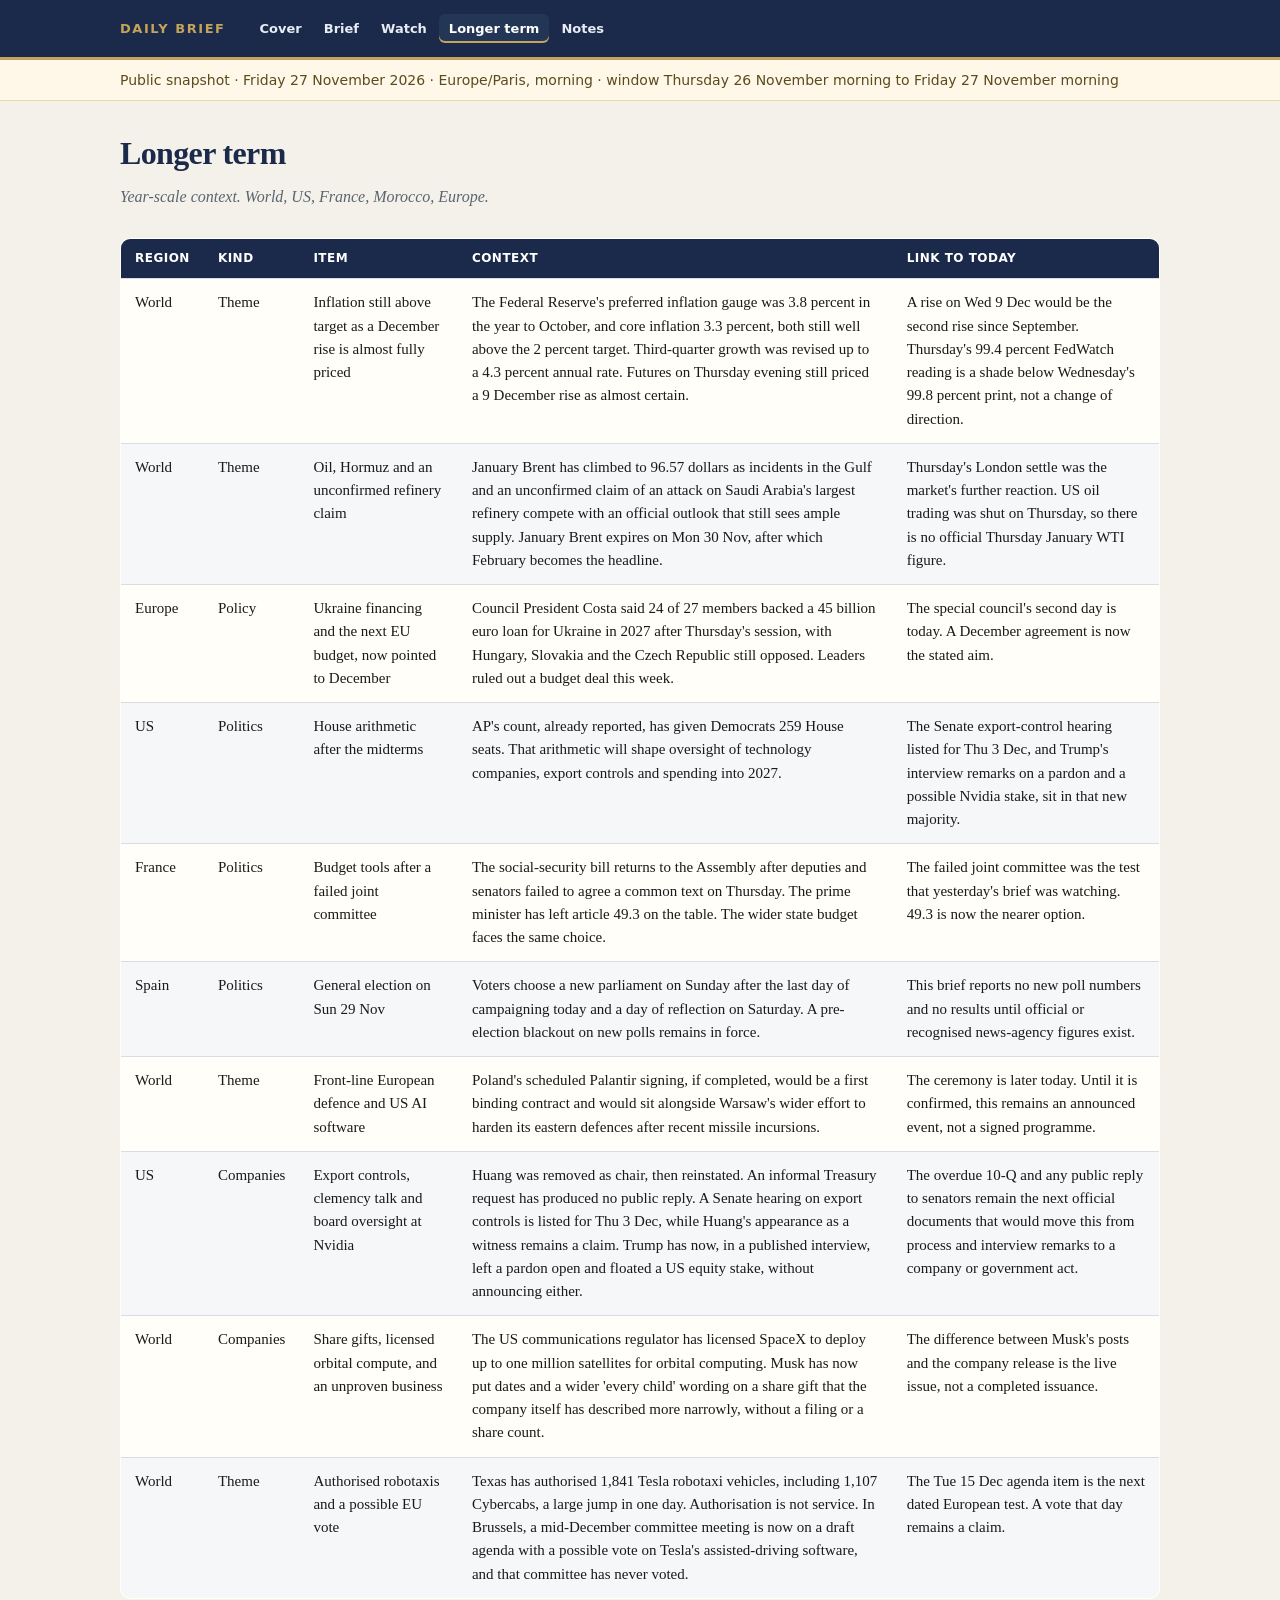
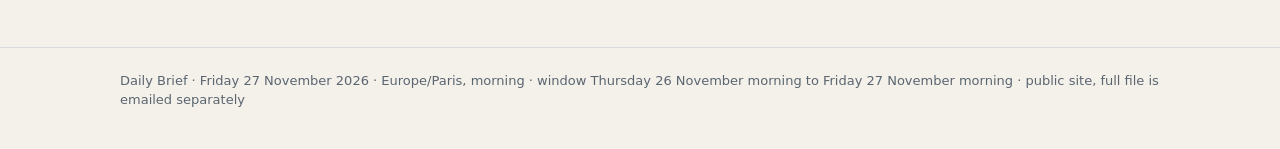
<file: longer-term.html>
<!doctype html>
<html lang="en">
<head>
  <meta charset="utf-8">
  <meta name="viewport" content="width=device-width, initial-scale=1">
  <title>Longer term · Daily Brief · Friday 27 November 2026  ·  Europe/Paris, morning  ·  window Thursday 26 November morning to Friday 27 November morning</title>
  <link rel="stylesheet" href="styles.css">
</head>
<body>
  <header class="site">
    <div class="wrap">
      <a class="brand" href="index.html">Daily Brief</a>
      <nav><a href="index.html">Cover</a><a href="brief.html">Brief</a><a href="watch.html">Watch</a><a href="longer-term.html" aria-current="page">Longer term</a><a href="notes.html">Notes</a></nav>
    </div>
  </header>
  <div class="banner"><div class="wrap">Public snapshot · Friday 27 November 2026  ·  Europe/Paris, morning  ·  window Thursday 26 November morning to Friday 27 November morning</div></div>
  <main class="wrap">
    <h1>Longer term</h1>
    <p class="lede">Year-scale context. World, US, France, Morocco, Europe.</p>
    <table><thead><tr><th>Region</th><th>Kind</th><th>Item</th><th>Context</th><th>Link to today</th></tr></thead><tbody><tr><td data-label="Region">World</td><td data-label="Kind">Theme</td><td data-label="Item">Inflation still above target as a December rise is almost fully priced</td><td data-label="Context">The Federal Reserve&#x27;s preferred inflation gauge was 3.8 percent in the year to October, and core inflation 3.3 percent, both still well above the 2 percent target. Third-quarter growth was revised up to a 4.3 percent annual rate. Futures on Thursday evening still priced a 9 December rise as almost certain.</td><td data-label="Link to today">A rise on Wed 9 Dec would be the second rise since September. Thursday&#x27;s 99.4 percent FedWatch reading is a shade below Wednesday&#x27;s 99.8 percent print, not a change of direction.</td></tr><tr><td data-label="Region">World</td><td data-label="Kind">Theme</td><td data-label="Item">Oil, Hormuz and an unconfirmed refinery claim</td><td data-label="Context">January Brent has climbed to 96.57 dollars as incidents in the Gulf and an unconfirmed claim of an attack on Saudi Arabia&#x27;s largest refinery compete with an official outlook that still sees ample supply. January Brent expires on Mon 30 Nov, after which February becomes the headline.</td><td data-label="Link to today">Thursday&#x27;s London settle was the market&#x27;s further reaction. US oil trading was shut on Thursday, so there is no official Thursday January WTI figure.</td></tr><tr><td data-label="Region">Europe</td><td data-label="Kind">Policy</td><td data-label="Item">Ukraine financing and the next EU budget, now pointed to December</td><td data-label="Context">Council President Costa said 24 of 27 members backed a 45 billion euro loan for Ukraine in 2027 after Thursday&#x27;s session, with Hungary, Slovakia and the Czech Republic still opposed. Leaders ruled out a budget deal this week.</td><td data-label="Link to today">The special council&#x27;s second day is today. A December agreement is now the stated aim.</td></tr><tr><td data-label="Region">US</td><td data-label="Kind">Politics</td><td data-label="Item">House arithmetic after the midterms</td><td data-label="Context">AP&#x27;s count, already reported, has given Democrats 259 House seats. That arithmetic will shape oversight of technology companies, export controls and spending into 2027.</td><td data-label="Link to today">The Senate export-control hearing listed for Thu 3 Dec, and Trump&#x27;s interview remarks on a pardon and a possible Nvidia stake, sit in that new majority.</td></tr><tr><td data-label="Region">France</td><td data-label="Kind">Politics</td><td data-label="Item">Budget tools after a failed joint committee</td><td data-label="Context">The social-security bill returns to the Assembly after deputies and senators failed to agree a common text on Thursday. The prime minister has left article 49.3 on the table. The wider state budget faces the same choice.</td><td data-label="Link to today">The failed joint committee was the test that yesterday&#x27;s brief was watching. 49.3 is now the nearer option.</td></tr><tr><td data-label="Region">Spain</td><td data-label="Kind">Politics</td><td data-label="Item">General election on Sun 29 Nov</td><td data-label="Context">Voters choose a new parliament on Sunday after the last day of campaigning today and a day of reflection on Saturday. A pre-election blackout on new polls remains in force.</td><td data-label="Link to today">This brief reports no new poll numbers and no results until official or recognised news-agency figures exist.</td></tr><tr><td data-label="Region">World</td><td data-label="Kind">Theme</td><td data-label="Item">Front-line European defence and US AI software</td><td data-label="Context">Poland&#x27;s scheduled Palantir signing, if completed, would be a first binding contract and would sit alongside Warsaw&#x27;s wider effort to harden its eastern defences after recent missile incursions.</td><td data-label="Link to today">The ceremony is later today. Until it is confirmed, this remains an announced event, not a signed programme.</td></tr><tr><td data-label="Region">US</td><td data-label="Kind">Companies</td><td data-label="Item">Export controls, clemency talk and board oversight at Nvidia</td><td data-label="Context">Huang was removed as chair, then reinstated. An informal Treasury request has produced no public reply. A Senate hearing on export controls is listed for Thu 3 Dec, while Huang&#x27;s appearance as a witness remains a claim. Trump has now, in a published interview, left a pardon open and floated a US equity stake, without announcing either.</td><td data-label="Link to today">The overdue 10-Q and any public reply to senators remain the next official documents that would move this from process and interview remarks to a company or government act.</td></tr><tr><td data-label="Region">World</td><td data-label="Kind">Companies</td><td data-label="Item">Share gifts, licensed orbital compute, and an unproven business</td><td data-label="Context">The US communications regulator has licensed SpaceX to deploy up to one million satellites for orbital computing. Musk has now put dates and a wider &#x27;every child&#x27; wording on a share gift that the company itself has described more narrowly, without a filing or a share count.</td><td data-label="Link to today">The difference between Musk&#x27;s posts and the company release is the live issue, not a completed issuance.</td></tr><tr><td data-label="Region">World</td><td data-label="Kind">Theme</td><td data-label="Item">Authorised robotaxis and a possible EU vote</td><td data-label="Context">Texas has authorised 1,841 Tesla robotaxi vehicles, including 1,107 Cybercabs, a large jump in one day. Authorisation is not service. In Brussels, a mid-December committee meeting is now on a draft agenda with a possible vote on Tesla&#x27;s assisted-driving software, and that committee has never voted.</td><td data-label="Link to today">The Tue 15 Dec agenda item is the next dated European test. A vote that day remains a claim.</td></tr></tbody></table>
  </main>
  <footer class="site"><div class="wrap">Daily Brief · Friday 27 November 2026  ·  Europe/Paris, morning  ·  window Thursday 26 November morning to Friday 27 November morning · public site, full file is emailed separately</div></footer>
</body>
</html>
</file>
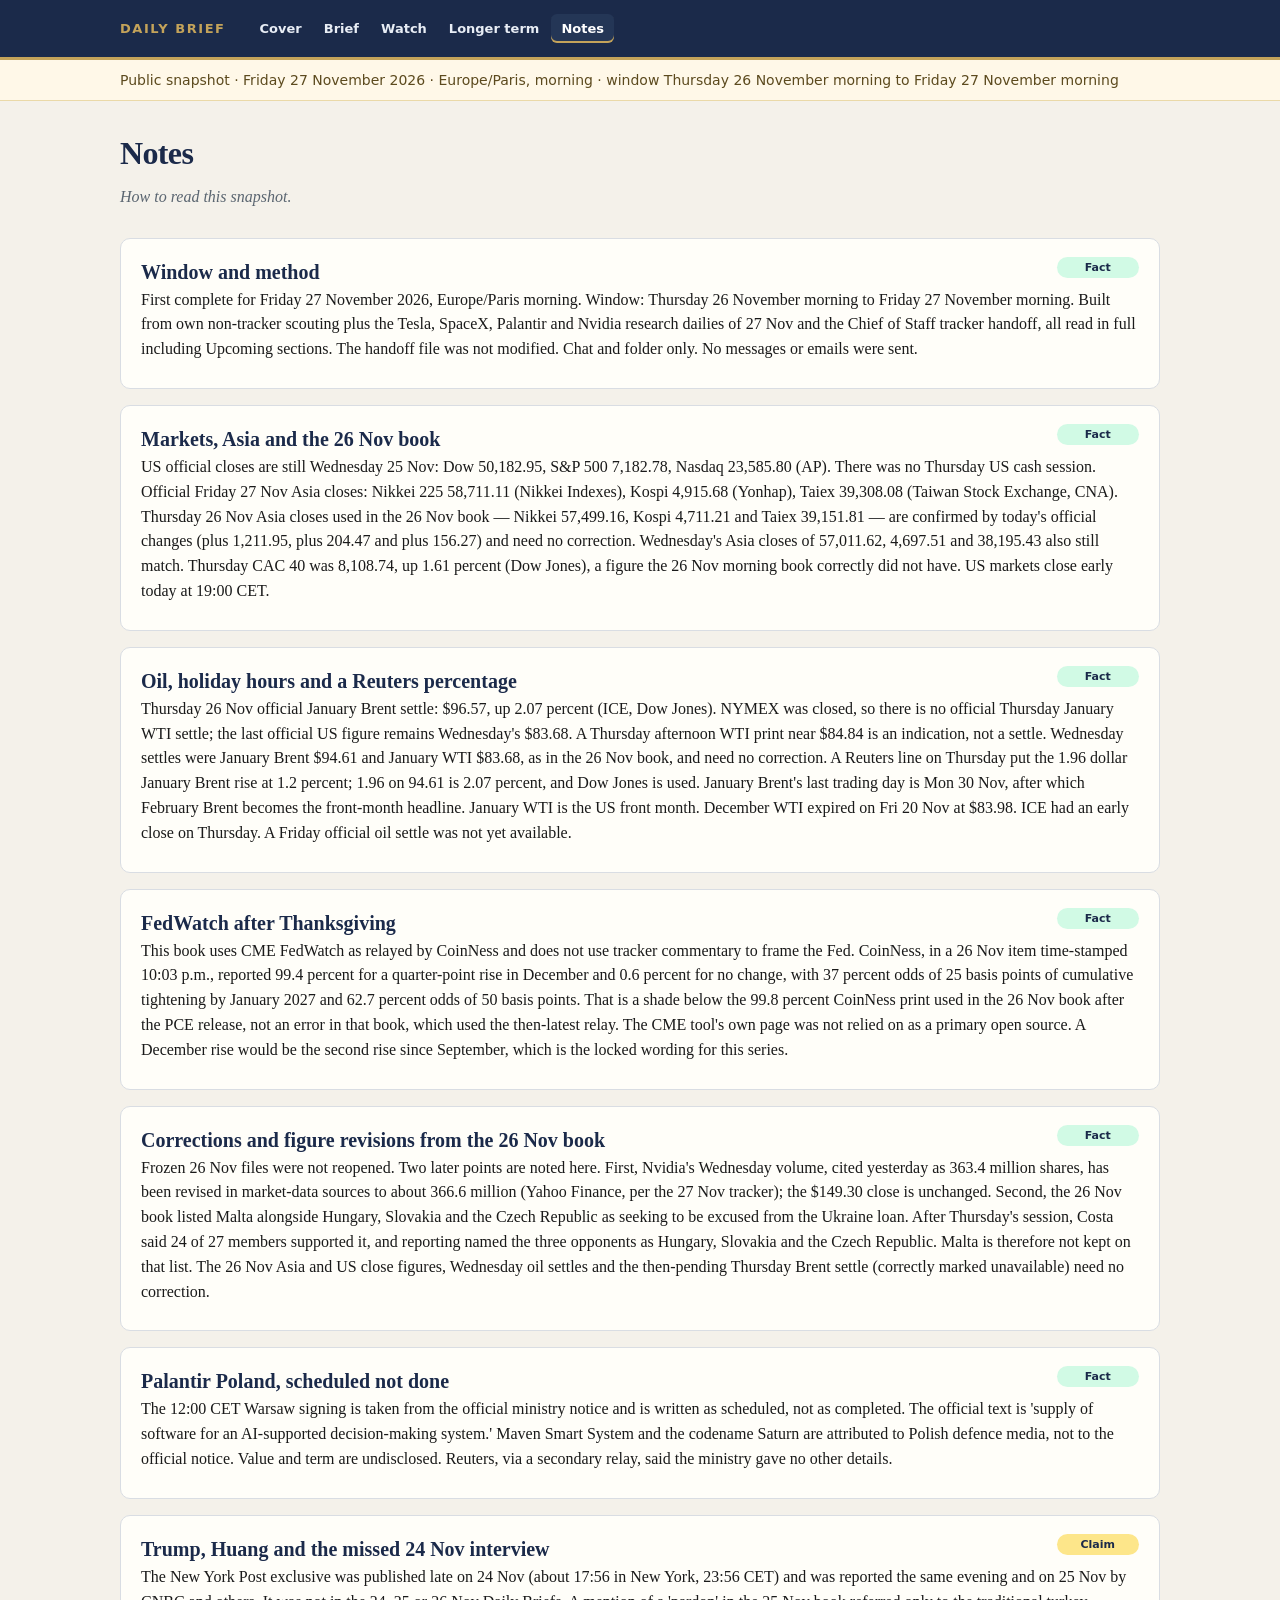
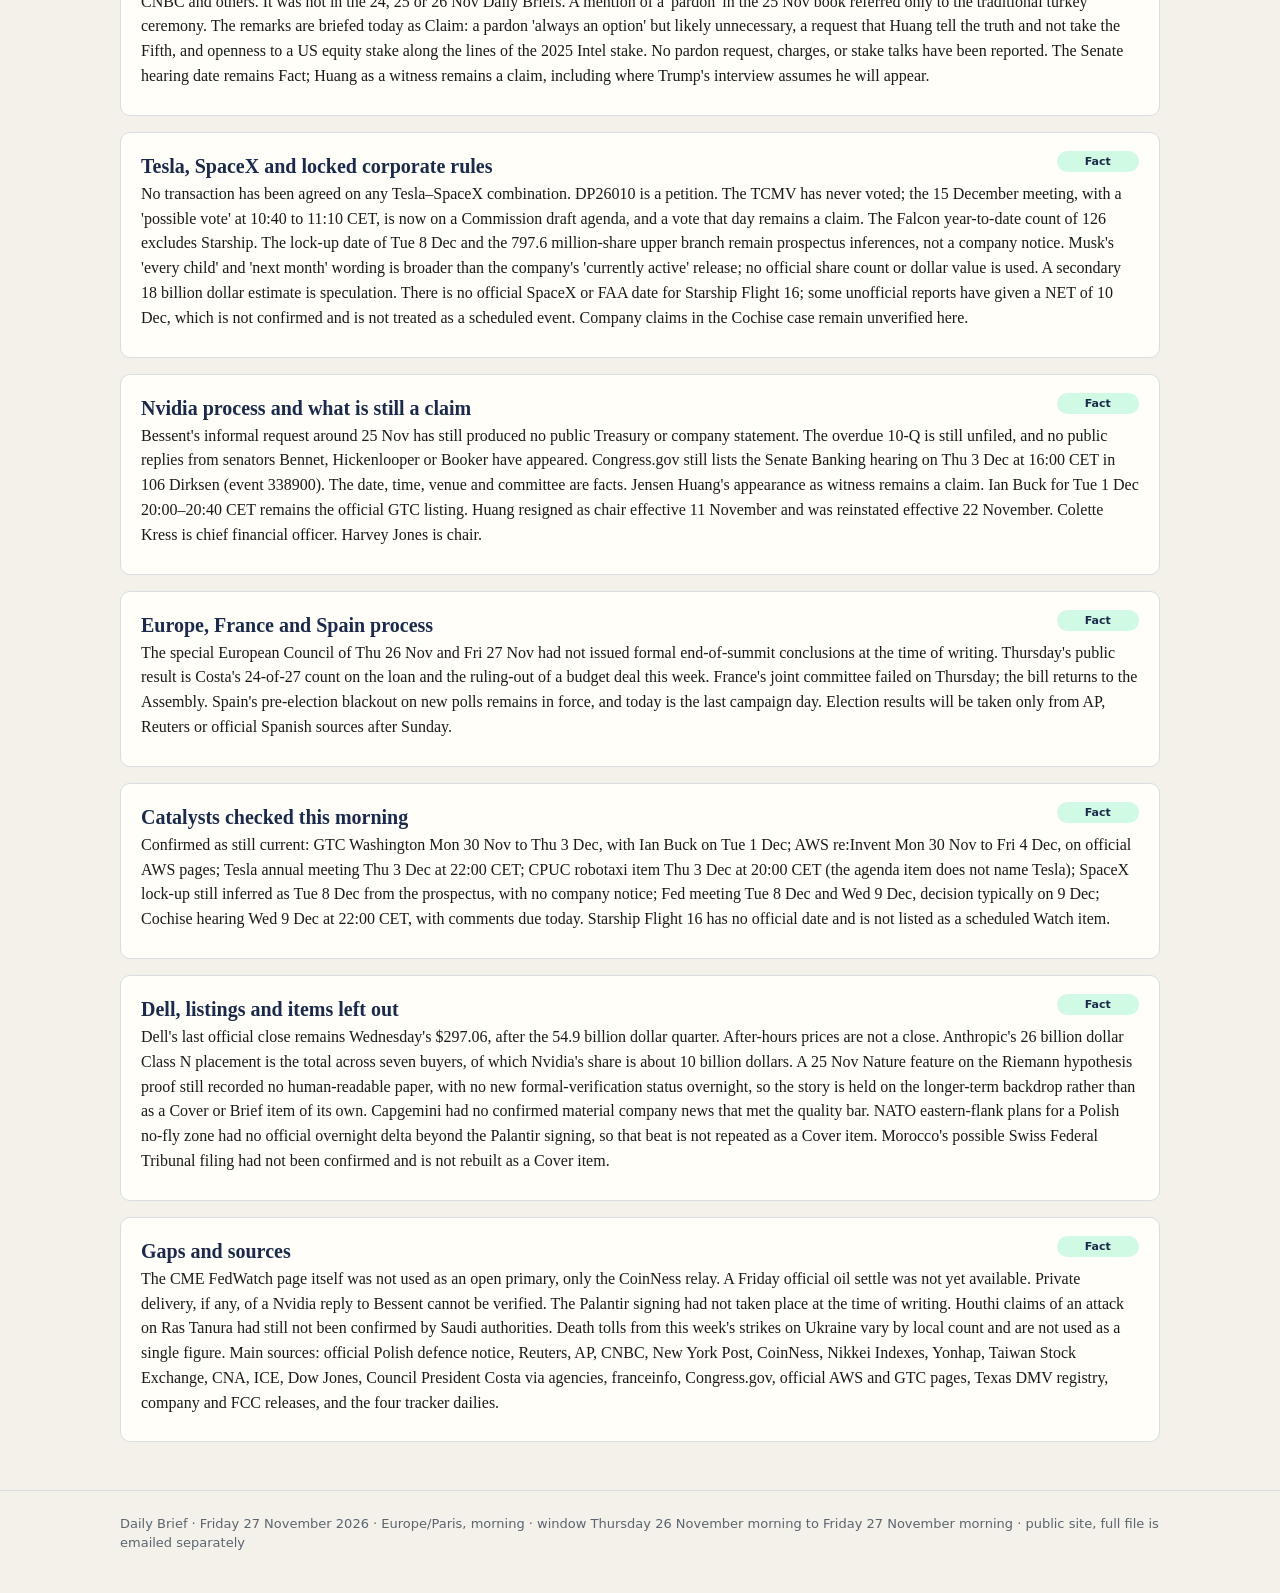
<file: notes.html>
<!doctype html>
<html lang="en">
<head>
  <meta charset="utf-8">
  <meta name="viewport" content="width=device-width, initial-scale=1">
  <title>Notes · Daily Brief · Friday 27 November 2026  ·  Europe/Paris, morning  ·  window Thursday 26 November morning to Friday 27 November morning</title>
  <link rel="stylesheet" href="styles.css">
</head>
<body>
  <header class="site">
    <div class="wrap">
      <a class="brand" href="index.html">Daily Brief</a>
      <nav><a href="index.html">Cover</a><a href="brief.html">Brief</a><a href="watch.html">Watch</a><a href="longer-term.html">Longer term</a><a href="notes.html" aria-current="page">Notes</a></nav>
    </div>
  </header>
  <div class="banner"><div class="wrap">Public snapshot · Friday 27 November 2026  ·  Europe/Paris, morning  ·  window Thursday 26 November morning to Friday 27 November morning</div></div>
  <main class="wrap">
    <h1>Notes</h1>
    <p class="lede">How to read this snapshot.</p>
    
<article class="story">
  <div class="story-head">
    <h2 style="margin:0">Window and method</h2>
    <span class="status fact">Fact</span>
  </div>
  <p>First complete for Friday 27 November 2026, Europe/Paris morning. Window: Thursday 26 November morning to Friday 27 November morning. Built from own non-tracker scouting plus the Tesla, SpaceX, Palantir and Nvidia research dailies of 27 Nov and the Chief of Staff tracker handoff, all read in full including Upcoming sections. The handoff file was not modified. Chat and folder only. No messages or emails were sent.</p>
</article>
<article class="story">
  <div class="story-head">
    <h2 style="margin:0">Markets, Asia and the 26 Nov book</h2>
    <span class="status fact">Fact</span>
  </div>
  <p>US official closes are still Wednesday 25 Nov: Dow 50,182.95, S&amp;P 500 7,182.78, Nasdaq 23,585.80 (AP). There was no Thursday US cash session. Official Friday 27 Nov Asia closes: Nikkei 225 58,711.11 (Nikkei Indexes), Kospi 4,915.68 (Yonhap), Taiex 39,308.08 (Taiwan Stock Exchange, CNA). Thursday 26 Nov Asia closes used in the 26 Nov book — Nikkei 57,499.16, Kospi 4,711.21 and Taiex 39,151.81 — are confirmed by today&#x27;s official changes (plus 1,211.95, plus 204.47 and plus 156.27) and need no correction. Wednesday&#x27;s Asia closes of 57,011.62, 4,697.51 and 38,195.43 also still match. Thursday CAC 40 was 8,108.74, up 1.61 percent (Dow Jones), a figure the 26 Nov morning book correctly did not have. US markets close early today at 19:00 CET.</p>
</article>
<article class="story">
  <div class="story-head">
    <h2 style="margin:0">Oil, holiday hours and a Reuters percentage</h2>
    <span class="status fact">Fact</span>
  </div>
  <p>Thursday 26 Nov official January Brent settle: $96.57, up 2.07 percent (ICE, Dow Jones). NYMEX was closed, so there is no official Thursday January WTI settle; the last official US figure remains Wednesday&#x27;s $83.68. A Thursday afternoon WTI print near $84.84 is an indication, not a settle. Wednesday settles were January Brent $94.61 and January WTI $83.68, as in the 26 Nov book, and need no correction. A Reuters line on Thursday put the 1.96 dollar January Brent rise at 1.2 percent; 1.96 on 94.61 is 2.07 percent, and Dow Jones is used. January Brent&#x27;s last trading day is Mon 30 Nov, after which February Brent becomes the front-month headline. January WTI is the US front month. December WTI expired on Fri 20 Nov at $83.98. ICE had an early close on Thursday. A Friday official oil settle was not yet available.</p>
</article>
<article class="story">
  <div class="story-head">
    <h2 style="margin:0">FedWatch after Thanksgiving</h2>
    <span class="status fact">Fact</span>
  </div>
  <p>This book uses CME FedWatch as relayed by CoinNess and does not use tracker commentary to frame the Fed. CoinNess, in a 26 Nov item time-stamped 10:03 p.m., reported 99.4 percent for a quarter-point rise in December and 0.6 percent for no change, with 37 percent odds of 25 basis points of cumulative tightening by January 2027 and 62.7 percent odds of 50 basis points. That is a shade below the 99.8 percent CoinNess print used in the 26 Nov book after the PCE release, not an error in that book, which used the then-latest relay. The CME tool&#x27;s own page was not relied on as a primary open source. A December rise would be the second rise since September, which is the locked wording for this series.</p>
</article>
<article class="story">
  <div class="story-head">
    <h2 style="margin:0">Corrections and figure revisions from the 26 Nov book</h2>
    <span class="status fact">Fact</span>
  </div>
  <p>Frozen 26 Nov files were not reopened. Two later points are noted here. First, Nvidia&#x27;s Wednesday volume, cited yesterday as 363.4 million shares, has been revised in market-data sources to about 366.6 million (Yahoo Finance, per the 27 Nov tracker); the $149.30 close is unchanged. Second, the 26 Nov book listed Malta alongside Hungary, Slovakia and the Czech Republic as seeking to be excused from the Ukraine loan. After Thursday&#x27;s session, Costa said 24 of 27 members supported it, and reporting named the three opponents as Hungary, Slovakia and the Czech Republic. Malta is therefore not kept on that list. The 26 Nov Asia and US close figures, Wednesday oil settles and the then-pending Thursday Brent settle (correctly marked unavailable) need no correction.</p>
</article>
<article class="story">
  <div class="story-head">
    <h2 style="margin:0">Palantir Poland, scheduled not done</h2>
    <span class="status fact">Fact</span>
  </div>
  <p>The 12:00 CET Warsaw signing is taken from the official ministry notice and is written as scheduled, not as completed. The official text is &#x27;supply of software for an AI-supported decision-making system.&#x27; Maven Smart System and the codename Saturn are attributed to Polish defence media, not to the official notice. Value and term are undisclosed. Reuters, via a secondary relay, said the ministry gave no other details.</p>
</article>
<article class="story">
  <div class="story-head">
    <h2 style="margin:0">Trump, Huang and the missed 24 Nov interview</h2>
    <span class="status claim">Claim</span>
  </div>
  <p>The New York Post exclusive was published late on 24 Nov (about 17:56 in New York, 23:56 CET) and was reported the same evening and on 25 Nov by CNBC and others. It was not in the 24, 25 or 26 Nov Daily Briefs. A mention of a &#x27;pardon&#x27; in the 25 Nov book referred only to the traditional turkey ceremony. The remarks are briefed today as Claim: a pardon &#x27;always an option&#x27; but likely unnecessary, a request that Huang tell the truth and not take the Fifth, and openness to a US equity stake along the lines of the 2025 Intel stake. No pardon request, charges, or stake talks have been reported. The Senate hearing date remains Fact; Huang as a witness remains a claim, including where Trump&#x27;s interview assumes he will appear.</p>
</article>
<article class="story">
  <div class="story-head">
    <h2 style="margin:0">Tesla, SpaceX and locked corporate rules</h2>
    <span class="status fact">Fact</span>
  </div>
  <p>No transaction has been agreed on any Tesla–SpaceX combination. DP26010 is a petition. The TCMV has never voted; the 15 December meeting, with a &#x27;possible vote&#x27; at 10:40 to 11:10 CET, is now on a Commission draft agenda, and a vote that day remains a claim. The Falcon year-to-date count of 126 excludes Starship. The lock-up date of Tue 8 Dec and the 797.6 million-share upper branch remain prospectus inferences, not a company notice. Musk&#x27;s &#x27;every child&#x27; and &#x27;next month&#x27; wording is broader than the company&#x27;s &#x27;currently active&#x27; release; no official share count or dollar value is used. A secondary 18 billion dollar estimate is speculation. There is no official SpaceX or FAA date for Starship Flight 16; some unofficial reports have given a NET of 10 Dec, which is not confirmed and is not treated as a scheduled event. Company claims in the Cochise case remain unverified here.</p>
</article>
<article class="story">
  <div class="story-head">
    <h2 style="margin:0">Nvidia process and what is still a claim</h2>
    <span class="status fact">Fact</span>
  </div>
  <p>Bessent&#x27;s informal request around 25 Nov has still produced no public Treasury or company statement. The overdue 10-Q is still unfiled, and no public replies from senators Bennet, Hickenlooper or Booker have appeared. Congress.gov still lists the Senate Banking hearing on Thu 3 Dec at 16:00 CET in 106 Dirksen (event 338900). The date, time, venue and committee are facts. Jensen Huang&#x27;s appearance as witness remains a claim. Ian Buck for Tue 1 Dec 20:00–20:40 CET remains the official GTC listing. Huang resigned as chair effective 11 November and was reinstated effective 22 November. Colette Kress is chief financial officer. Harvey Jones is chair.</p>
</article>
<article class="story">
  <div class="story-head">
    <h2 style="margin:0">Europe, France and Spain process</h2>
    <span class="status fact">Fact</span>
  </div>
  <p>The special European Council of Thu 26 Nov and Fri 27 Nov had not issued formal end-of-summit conclusions at the time of writing. Thursday&#x27;s public result is Costa&#x27;s 24-of-27 count on the loan and the ruling-out of a budget deal this week. France&#x27;s joint committee failed on Thursday; the bill returns to the Assembly. Spain&#x27;s pre-election blackout on new polls remains in force, and today is the last campaign day. Election results will be taken only from AP, Reuters or official Spanish sources after Sunday.</p>
</article>
<article class="story">
  <div class="story-head">
    <h2 style="margin:0">Catalysts checked this morning</h2>
    <span class="status fact">Fact</span>
  </div>
  <p>Confirmed as still current: GTC Washington Mon 30 Nov to Thu 3 Dec, with Ian Buck on Tue 1 Dec; AWS re:Invent Mon 30 Nov to Fri 4 Dec, on official AWS pages; Tesla annual meeting Thu 3 Dec at 22:00 CET; CPUC robotaxi item Thu 3 Dec at 20:00 CET (the agenda item does not name Tesla); SpaceX lock-up still inferred as Tue 8 Dec from the prospectus, with no company notice; Fed meeting Tue 8 Dec and Wed 9 Dec, decision typically on 9 Dec; Cochise hearing Wed 9 Dec at 22:00 CET, with comments due today. Starship Flight 16 has no official date and is not listed as a scheduled Watch item.</p>
</article>
<article class="story">
  <div class="story-head">
    <h2 style="margin:0">Dell, listings and items left out</h2>
    <span class="status fact">Fact</span>
  </div>
  <p>Dell&#x27;s last official close remains Wednesday&#x27;s $297.06, after the 54.9 billion dollar quarter. After-hours prices are not a close. Anthropic&#x27;s 26 billion dollar Class N placement is the total across seven buyers, of which Nvidia&#x27;s share is about 10 billion dollars. A 25 Nov Nature feature on the Riemann hypothesis proof still recorded no human-readable paper, with no new formal-verification status overnight, so the story is held on the longer-term backdrop rather than as a Cover or Brief item of its own. Capgemini had no confirmed material company news that met the quality bar. NATO eastern-flank plans for a Polish no-fly zone had no official overnight delta beyond the Palantir signing, so that beat is not repeated as a Cover item. Morocco&#x27;s possible Swiss Federal Tribunal filing had not been confirmed and is not rebuilt as a Cover item.</p>
</article>
<article class="story">
  <div class="story-head">
    <h2 style="margin:0">Gaps and sources</h2>
    <span class="status fact">Fact</span>
  </div>
  <p>The CME FedWatch page itself was not used as an open primary, only the CoinNess relay. A Friday official oil settle was not yet available. Private delivery, if any, of a Nvidia reply to Bessent cannot be verified. The Palantir signing had not taken place at the time of writing. Houthi claims of an attack on Ras Tanura had still not been confirmed by Saudi authorities. Death tolls from this week&#x27;s strikes on Ukraine vary by local count and are not used as a single figure. Main sources: official Polish defence notice, Reuters, AP, CNBC, New York Post, CoinNess, Nikkei Indexes, Yonhap, Taiwan Stock Exchange, CNA, ICE, Dow Jones, Council President Costa via agencies, franceinfo, Congress.gov, official AWS and GTC pages, Texas DMV registry, company and FCC releases, and the four tracker dailies.</p>
</article>
  </main>
  <footer class="site"><div class="wrap">Daily Brief · Friday 27 November 2026  ·  Europe/Paris, morning  ·  window Thursday 26 November morning to Friday 27 November morning · public site, full file is emailed separately</div></footer>
</body>
</html>
</file>
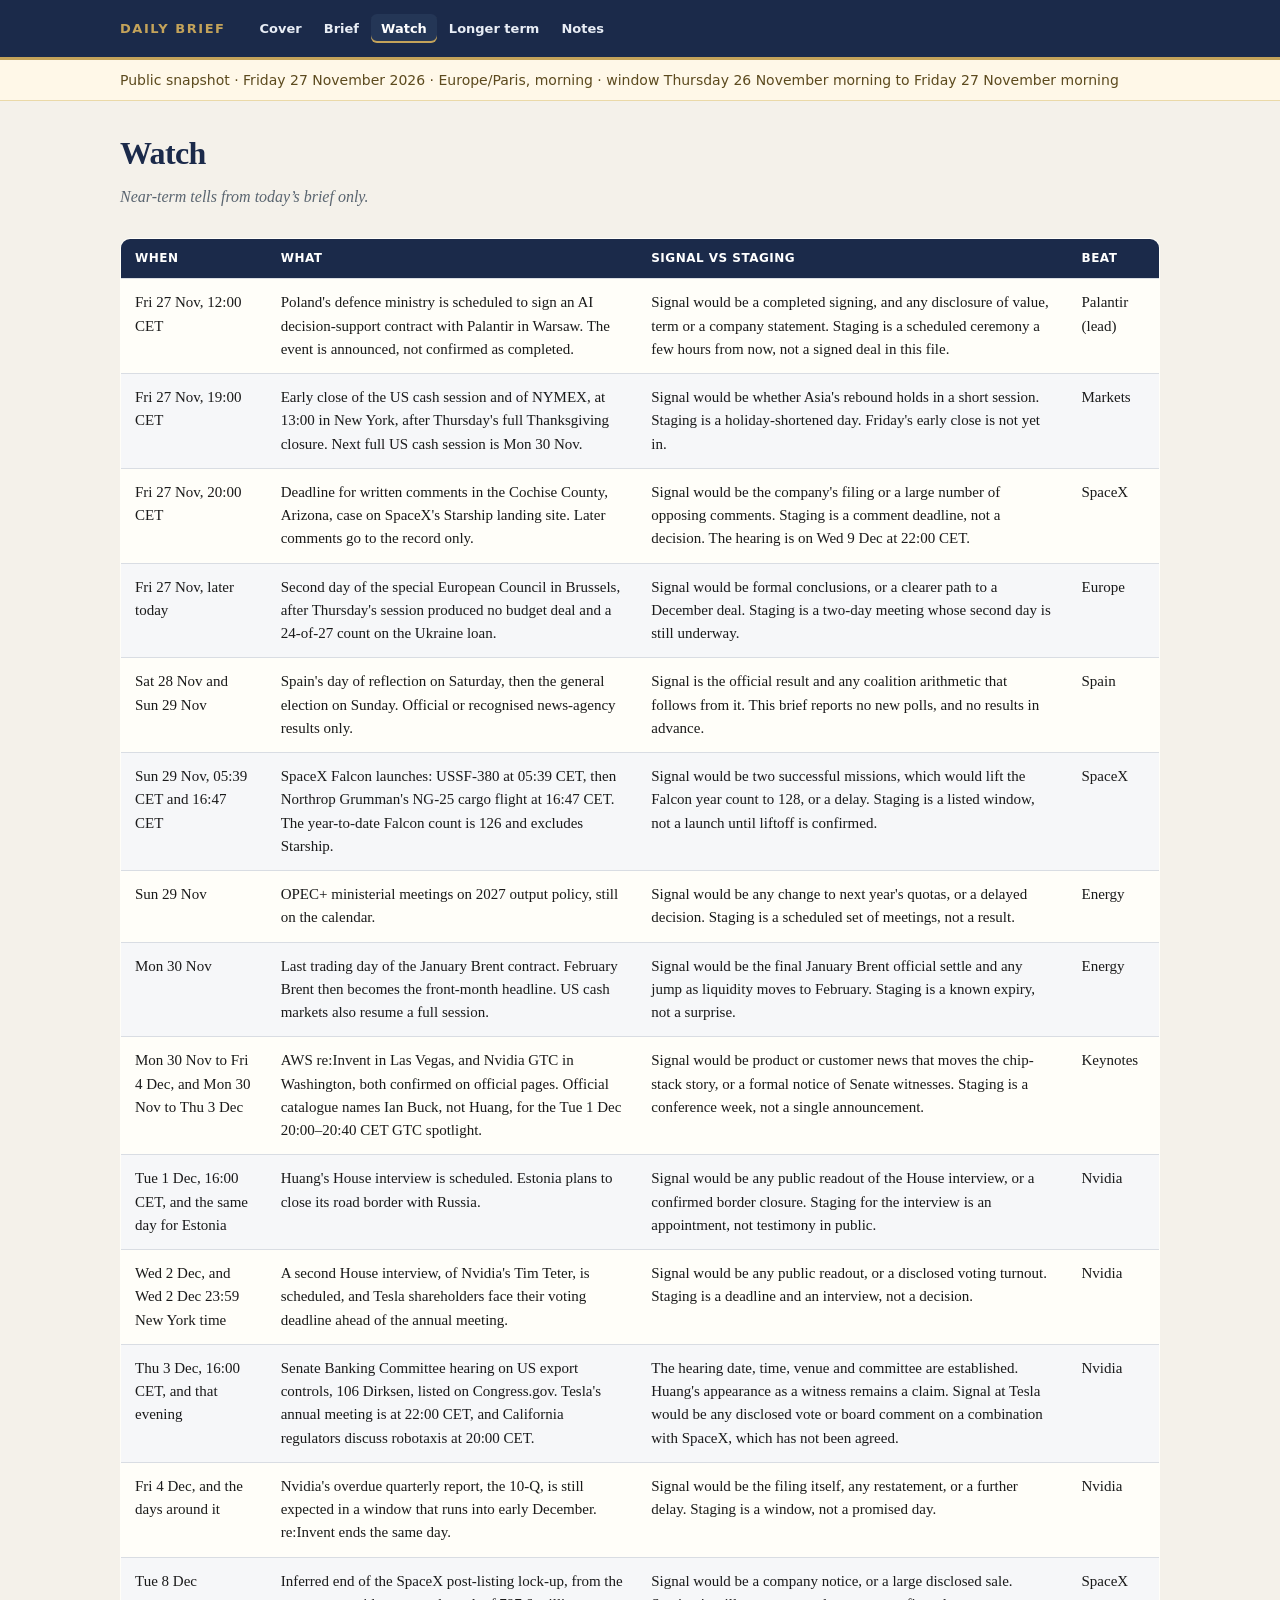
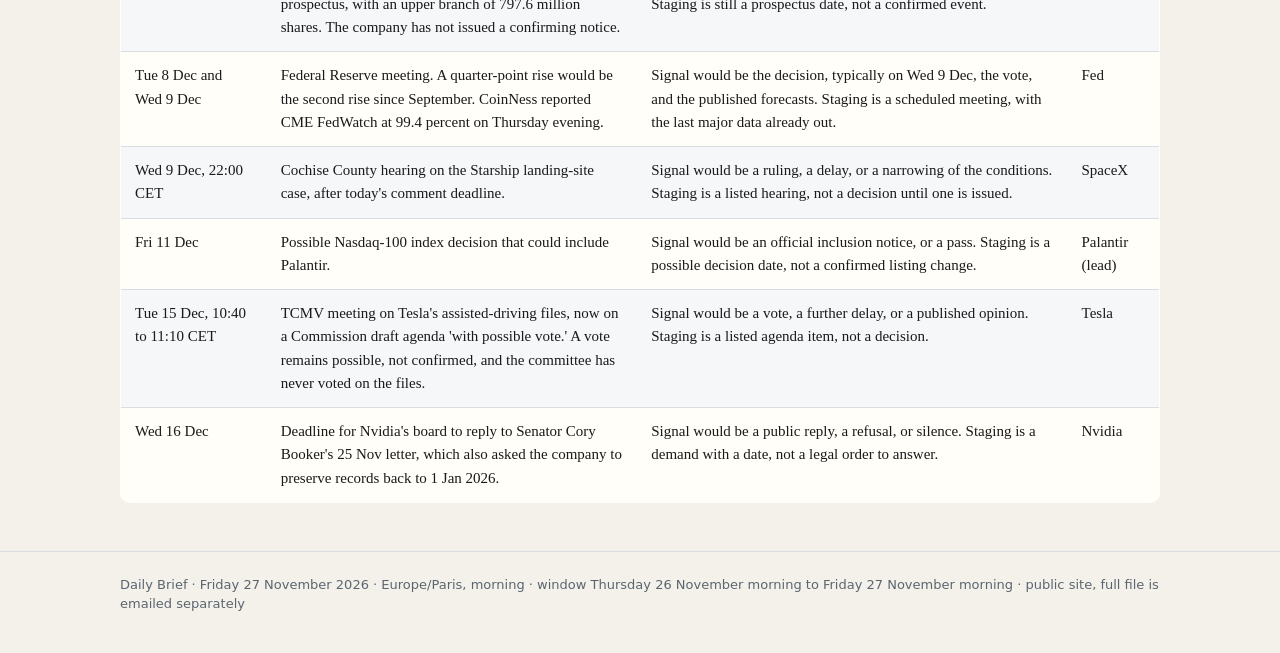
<file: watch.html>
<!doctype html>
<html lang="en">
<head>
  <meta charset="utf-8">
  <meta name="viewport" content="width=device-width, initial-scale=1">
  <title>Watch · Daily Brief · Friday 27 November 2026  ·  Europe/Paris, morning  ·  window Thursday 26 November morning to Friday 27 November morning</title>
  <link rel="stylesheet" href="styles.css">
</head>
<body>
  <header class="site">
    <div class="wrap">
      <a class="brand" href="index.html">Daily Brief</a>
      <nav><a href="index.html">Cover</a><a href="brief.html">Brief</a><a href="watch.html" aria-current="page">Watch</a><a href="longer-term.html">Longer term</a><a href="notes.html">Notes</a></nav>
    </div>
  </header>
  <div class="banner"><div class="wrap">Public snapshot · Friday 27 November 2026  ·  Europe/Paris, morning  ·  window Thursday 26 November morning to Friday 27 November morning</div></div>
  <main class="wrap">
    <h1>Watch</h1>
    <p class="lede">Near-term tells from today’s brief only.</p>
    <table><thead><tr><th>When</th><th>What</th><th>Signal vs staging</th><th>Beat</th></tr></thead><tbody><tr><td data-label="When">Fri 27 Nov, 12:00 CET</td><td data-label="What">Poland&#x27;s defence ministry is scheduled to sign an AI decision-support contract with Palantir in Warsaw. The event is announced, not confirmed as completed.</td><td data-label="Signal vs staging">Signal would be a completed signing, and any disclosure of value, term or a company statement. Staging is a scheduled ceremony a few hours from now, not a signed deal in this file.</td><td data-label="Beat">Palantir (lead)</td></tr><tr><td data-label="When">Fri 27 Nov, 19:00 CET</td><td data-label="What">Early close of the US cash session and of NYMEX, at 13:00 in New York, after Thursday&#x27;s full Thanksgiving closure. Next full US cash session is Mon 30 Nov.</td><td data-label="Signal vs staging">Signal would be whether Asia&#x27;s rebound holds in a short session. Staging is a holiday-shortened day. Friday&#x27;s early close is not yet in.</td><td data-label="Beat">Markets</td></tr><tr><td data-label="When">Fri 27 Nov, 20:00 CET</td><td data-label="What">Deadline for written comments in the Cochise County, Arizona, case on SpaceX&#x27;s Starship landing site. Later comments go to the record only.</td><td data-label="Signal vs staging">Signal would be the company&#x27;s filing or a large number of opposing comments. Staging is a comment deadline, not a decision. The hearing is on Wed 9 Dec at 22:00 CET.</td><td data-label="Beat">SpaceX</td></tr><tr><td data-label="When">Fri 27 Nov, later today</td><td data-label="What">Second day of the special European Council in Brussels, after Thursday&#x27;s session produced no budget deal and a 24-of-27 count on the Ukraine loan.</td><td data-label="Signal vs staging">Signal would be formal conclusions, or a clearer path to a December deal. Staging is a two-day meeting whose second day is still underway.</td><td data-label="Beat">Europe</td></tr><tr><td data-label="When">Sat 28 Nov and Sun 29 Nov</td><td data-label="What">Spain&#x27;s day of reflection on Saturday, then the general election on Sunday. Official or recognised news-agency results only.</td><td data-label="Signal vs staging">Signal is the official result and any coalition arithmetic that follows from it. This brief reports no new polls, and no results in advance.</td><td data-label="Beat">Spain</td></tr><tr><td data-label="When">Sun 29 Nov, 05:39 CET and 16:47 CET</td><td data-label="What">SpaceX Falcon launches: USSF-380 at 05:39 CET, then Northrop Grumman&#x27;s NG-25 cargo flight at 16:47 CET. The year-to-date Falcon count is 126 and excludes Starship.</td><td data-label="Signal vs staging">Signal would be two successful missions, which would lift the Falcon year count to 128, or a delay. Staging is a listed window, not a launch until liftoff is confirmed.</td><td data-label="Beat">SpaceX</td></tr><tr><td data-label="When">Sun 29 Nov</td><td data-label="What">OPEC+ ministerial meetings on 2027 output policy, still on the calendar.</td><td data-label="Signal vs staging">Signal would be any change to next year&#x27;s quotas, or a delayed decision. Staging is a scheduled set of meetings, not a result.</td><td data-label="Beat">Energy</td></tr><tr><td data-label="When">Mon 30 Nov</td><td data-label="What">Last trading day of the January Brent contract. February Brent then becomes the front-month headline. US cash markets also resume a full session.</td><td data-label="Signal vs staging">Signal would be the final January Brent official settle and any jump as liquidity moves to February. Staging is a known expiry, not a surprise.</td><td data-label="Beat">Energy</td></tr><tr><td data-label="When">Mon 30 Nov to Fri 4 Dec, and Mon 30 Nov to Thu 3 Dec</td><td data-label="What">AWS re:Invent in Las Vegas, and Nvidia GTC in Washington, both confirmed on official pages. Official catalogue names Ian Buck, not Huang, for the Tue 1 Dec 20:00–20:40 CET GTC spotlight.</td><td data-label="Signal vs staging">Signal would be product or customer news that moves the chip-stack story, or a formal notice of Senate witnesses. Staging is a conference week, not a single announcement.</td><td data-label="Beat">Keynotes</td></tr><tr><td data-label="When">Tue 1 Dec, 16:00 CET, and the same day for Estonia</td><td data-label="What">Huang&#x27;s House interview is scheduled. Estonia plans to close its road border with Russia.</td><td data-label="Signal vs staging">Signal would be any public readout of the House interview, or a confirmed border closure. Staging for the interview is an appointment, not testimony in public.</td><td data-label="Beat">Nvidia</td></tr><tr><td data-label="When">Wed 2 Dec, and Wed 2 Dec 23:59 New York time</td><td data-label="What">A second House interview, of Nvidia&#x27;s Tim Teter, is scheduled, and Tesla shareholders face their voting deadline ahead of the annual meeting.</td><td data-label="Signal vs staging">Signal would be any public readout, or a disclosed voting turnout. Staging is a deadline and an interview, not a decision.</td><td data-label="Beat">Nvidia</td></tr><tr><td data-label="When">Thu 3 Dec, 16:00 CET, and that evening</td><td data-label="What">Senate Banking Committee hearing on US export controls, 106 Dirksen, listed on Congress.gov. Tesla&#x27;s annual meeting is at 22:00 CET, and California regulators discuss robotaxis at 20:00 CET.</td><td data-label="Signal vs staging">The hearing date, time, venue and committee are established. Huang&#x27;s appearance as a witness remains a claim. Signal at Tesla would be any disclosed vote or board comment on a combination with SpaceX, which has not been agreed.</td><td data-label="Beat">Nvidia</td></tr><tr><td data-label="When">Fri 4 Dec, and the days around it</td><td data-label="What">Nvidia&#x27;s overdue quarterly report, the 10-Q, is still expected in a window that runs into early December. re:Invent ends the same day.</td><td data-label="Signal vs staging">Signal would be the filing itself, any restatement, or a further delay. Staging is a window, not a promised day.</td><td data-label="Beat">Nvidia</td></tr><tr><td data-label="When">Tue 8 Dec</td><td data-label="What">Inferred end of the SpaceX post-listing lock-up, from the prospectus, with an upper branch of 797.6 million shares. The company has not issued a confirming notice.</td><td data-label="Signal vs staging">Signal would be a company notice, or a large disclosed sale. Staging is still a prospectus date, not a confirmed event.</td><td data-label="Beat">SpaceX</td></tr><tr><td data-label="When">Tue 8 Dec and Wed 9 Dec</td><td data-label="What">Federal Reserve meeting. A quarter-point rise would be the second rise since September. CoinNess reported CME FedWatch at 99.4 percent on Thursday evening.</td><td data-label="Signal vs staging">Signal would be the decision, typically on Wed 9 Dec, the vote, and the published forecasts. Staging is a scheduled meeting, with the last major data already out.</td><td data-label="Beat">Fed</td></tr><tr><td data-label="When">Wed 9 Dec, 22:00 CET</td><td data-label="What">Cochise County hearing on the Starship landing-site case, after today&#x27;s comment deadline.</td><td data-label="Signal vs staging">Signal would be a ruling, a delay, or a narrowing of the conditions. Staging is a listed hearing, not a decision until one is issued.</td><td data-label="Beat">SpaceX</td></tr><tr><td data-label="When">Fri 11 Dec</td><td data-label="What">Possible Nasdaq-100 index decision that could include Palantir.</td><td data-label="Signal vs staging">Signal would be an official inclusion notice, or a pass. Staging is a possible decision date, not a confirmed listing change.</td><td data-label="Beat">Palantir (lead)</td></tr><tr><td data-label="When">Tue 15 Dec, 10:40 to 11:10 CET</td><td data-label="What">TCMV meeting on Tesla&#x27;s assisted-driving files, now on a Commission draft agenda &#x27;with possible vote.&#x27; A vote remains possible, not confirmed, and the committee has never voted on the files.</td><td data-label="Signal vs staging">Signal would be a vote, a further delay, or a published opinion. Staging is a listed agenda item, not a decision.</td><td data-label="Beat">Tesla</td></tr><tr><td data-label="When">Wed 16 Dec</td><td data-label="What">Deadline for Nvidia&#x27;s board to reply to Senator Cory Booker&#x27;s 25 Nov letter, which also asked the company to preserve records back to 1 Jan 2026.</td><td data-label="Signal vs staging">Signal would be a public reply, a refusal, or silence. Staging is a demand with a date, not a legal order to answer.</td><td data-label="Beat">Nvidia</td></tr></tbody></table>
  </main>
  <footer class="site"><div class="wrap">Daily Brief · Friday 27 November 2026  ·  Europe/Paris, morning  ·  window Thursday 26 November morning to Friday 27 November morning · public site, full file is emailed separately</div></footer>
</body>
</html>
</file>
<file: styles.css>
:root {
  --navy: #1b2a4a;
  --navy-2: #243656;
  --gold: #c4a35a;
  --ink: #1a1a1a;
  --muted: #5a6570;
  --line: #d9dde3;
  --paper: #f4f1ea;
  --card: #fffef9;
  --white: #ffffff;
  --fact: #d1fae5;
  --claim: #fde68a;
  --mixed: #e0e7ff;
  --spec: #fecaca;
}
* { box-sizing: border-box; }
html { scroll-behavior: smooth; }
body {
  margin: 0;
  color: var(--ink);
  background: var(--paper);
  font: 16px/1.55 "Iowan Old Style", "Palatino Linotype", Palatino, Georgia, "Times New Roman", serif;
}
a { color: var(--navy); }
header.site {
  background: var(--navy);
  color: var(--white);
  position: sticky;
  top: 0;
  z-index: 10;
  border-bottom: 3px solid var(--gold);
}
.wrap { max-width: 1080px; margin: 0 auto; padding: 0 20px; }
header.site .wrap { display: flex; flex-wrap: wrap; align-items: baseline; gap: 8px 24px; padding-top: 14px; padding-bottom: 14px; }
.brand { font-weight: 700; letter-spacing: 0.12em; text-transform: uppercase; font-size: 13px; color: var(--gold); text-decoration: none; font-family: ui-sans-serif, system-ui, sans-serif; }
nav { display: flex; flex-wrap: wrap; gap: 4px 2px; }
nav a {
  color: #e8edf5;
  text-decoration: none;
  font: 600 13px/1 ui-sans-serif, system-ui, sans-serif;
  padding: 8px 10px;
  border-radius: 6px;
}
nav a:hover, nav a[aria-current="page"] { background: var(--navy-2); color: var(--white); }
nav a[aria-current="page"] { box-shadow: inset 0 -2px 0 var(--gold); }
.banner {
  background: #fff8e8;
  border-bottom: 1px solid #ead9a8;
  color: #5c4a1e;
  font: 14px/1.45 ui-sans-serif, system-ui, sans-serif;
  padding: 10px 0;
}
h1 {
  font-size: 2rem;
  font-weight: 700;
  color: var(--navy);
  margin: 28px 0 6px;
  letter-spacing: -0.02em;
}
.lede { color: var(--muted); margin: 0 0 28px; font-style: italic; }
article.story, .card {
  background: var(--card);
  border: 1px solid var(--line);
  border-radius: 10px;
  padding: 18px 20px 16px;
  margin: 0 0 16px;
}
.kicker {
  font: 700 11px/1 ui-sans-serif, system-ui, sans-serif;
  letter-spacing: 0.08em;
  text-transform: uppercase;
  color: var(--navy);
}
h2 { font-size: 1.25rem; margin: 6px 0 10px; color: var(--navy); }
h3 { font: 700 12px/1.3 ui-sans-serif, system-ui, sans-serif; text-transform: uppercase; letter-spacing: 0.06em; color: var(--muted); margin: 14px 0 6px; }
p { margin: 0 0 10px; }
.status {
  display: inline-block;
  font: 700 11px/1 ui-sans-serif, system-ui, sans-serif;
  color: var(--navy);
  padding: 5px 9px;
  border-radius: 999px;
  text-align: center;
  min-width: 7.5em;
}
.status.fact { background: var(--fact); }
.status.claim { background: var(--claim); }
.status.mixed { background: var(--mixed); }
.status.speculation { background: var(--spec); }
.status.locked, .status.done, .status.poc, .status.calendar, .status.open, .status.as { background: #eef1f5; }
.story-head { display: flex; justify-content: space-between; gap: 12px; align-items: flex-start; }
table {
  width: 100%;
  border-collapse: collapse;
  background: var(--card);
  border: 1px solid var(--line);
  border-radius: 10px;
  overflow: hidden;
  font-size: 15px;
}
th, td { text-align: left; vertical-align: top; padding: 12px 14px; border-bottom: 1px solid var(--line); }
th {
  background: var(--navy);
  color: var(--white);
  font: 600 12px/1.3 ui-sans-serif, system-ui, sans-serif;
  letter-spacing: 0.04em;
  text-transform: uppercase;
}
tr:nth-child(even) td { background: #f6f7f9; }
.signal {
  display: grid;
  grid-template-columns: 160px 1fr;
  gap: 8px 16px;
  padding: 12px 0;
  border-bottom: 1px solid var(--line);
}
.signal:last-child { border-bottom: 0; }
.how {
  margin: 28px 0 12px;
  color: var(--muted);
  font-size: 14px;
}
footer.site {
  margin-top: 48px;
  padding: 24px 0 40px;
  color: var(--muted);
  font: 13px/1.45 ui-sans-serif, system-ui, sans-serif;
  border-top: 1px solid var(--line);
}
.legend { display: flex; flex-wrap: wrap; gap: 8px; margin: 0 0 22px; }
@media (max-width: 720px) {
  .signal { grid-template-columns: 1fr; }
  table, thead, tbody, th, td, tr { display: block; }
  th { display: none; }
  td { border-bottom: 0; padding: 4px 14px; }
  td::before {
    content: attr(data-label);
    display: block;
    font: 700 11px/1.3 ui-sans-serif, system-ui, sans-serif;
    text-transform: uppercase;
    letter-spacing: 0.06em;
    color: var(--muted);
    margin-top: 10px;
  }
  tr { border-bottom: 1px solid var(--line); padding: 8px 0 12px; }
}
</file>
